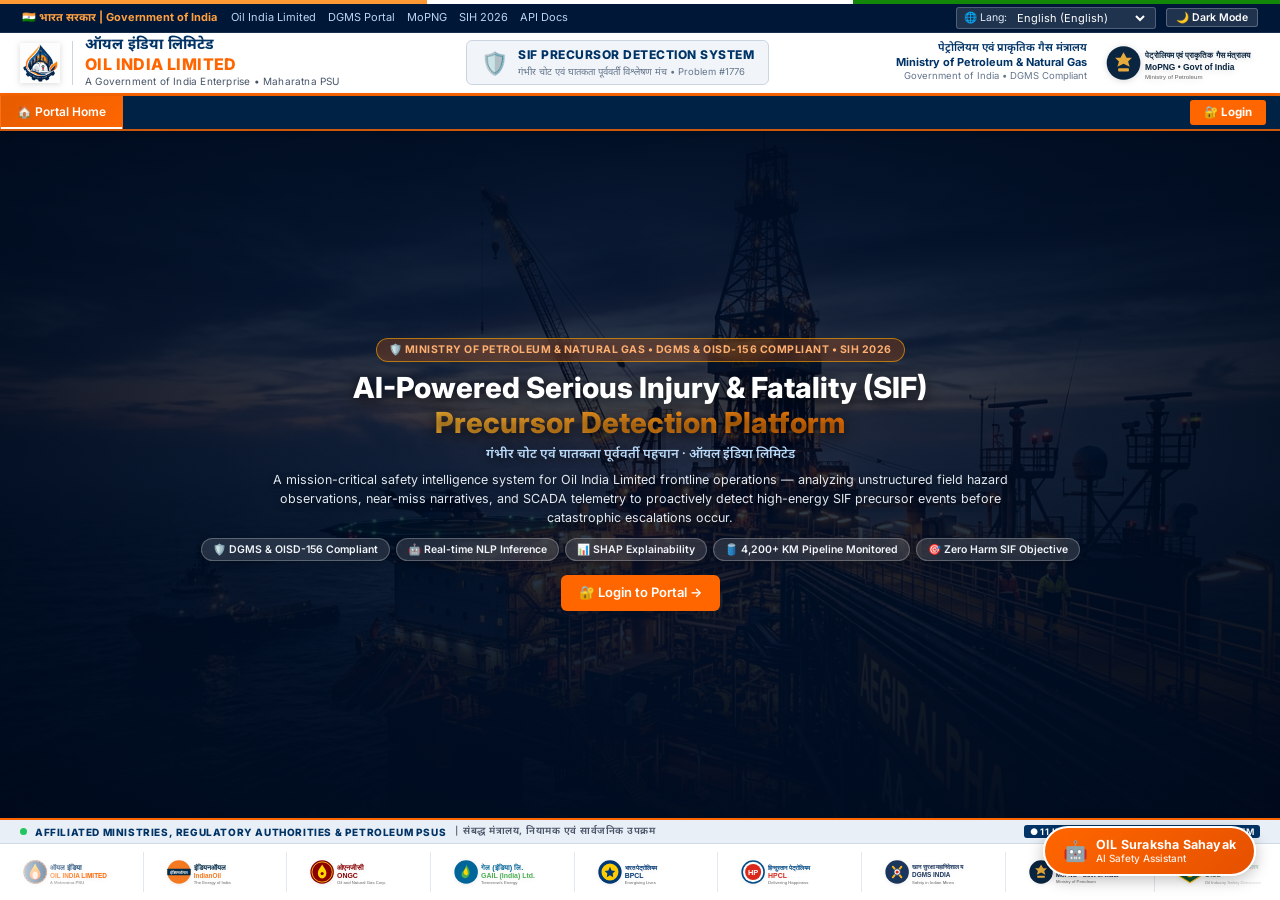
<file: index.html>
<!DOCTYPE html>
<html lang="en">
<head>
  <meta charset="UTF-8">
  <meta http-equiv="refresh" content="0; url=frontend/index.html">
  <title>Redirecting to SIF Portal...</title>
  <script>
    window.location.replace("frontend/index.html" + window.location.hash);
  </script>
</head>
<body style="font-family: Arial, sans-serif; background: #003366; color: #ffffff; display: flex; align-items: center; justify-content: center; height: 100vh; margin: 0;">
  <div style="text-align: center;">
    <h2>Oil India Limited — SIF Precursor Detection System</h2>
    <p>Loading Official Government Portal...</p>
    <p><a href="frontend/index.html" style="color: #FF6600; text-decoration: none; font-weight: bold;">Click here if not redirected automatically</a></p>
  </div>
</body>
</html>
</file>
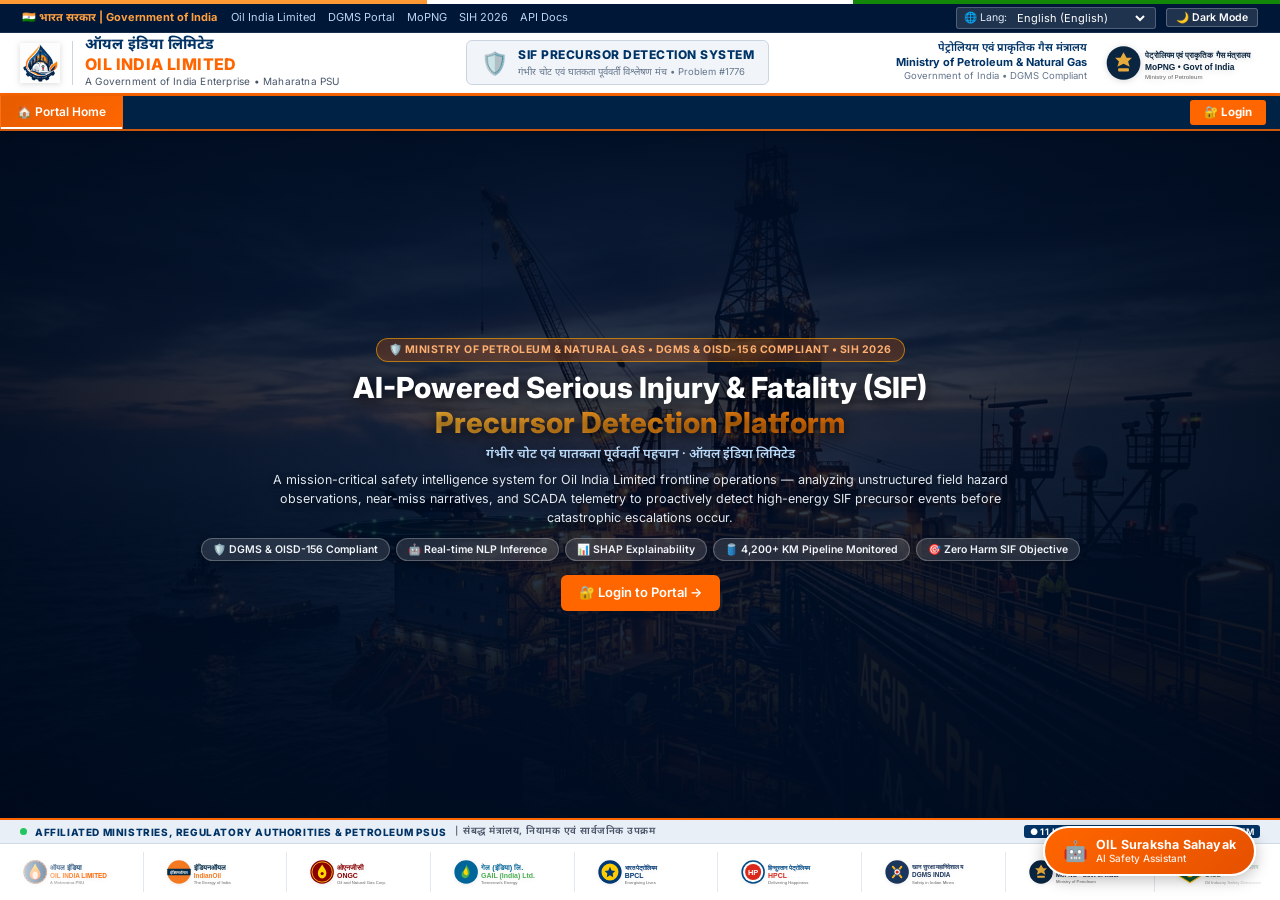
<file: frontend/index.html>
<!DOCTYPE html>
<html lang="en">
<head>
  <meta charset="UTF-8">
  <meta name="viewport" content="width=device-width, initial-scale=1.0">
  <title>SIF Precursor Detection System — Oil India Limited</title>
  <link rel="icon" href="../assets/oil_safety_logo.png" type="image/png">
  <link rel="preconnect" href="https://fonts.googleapis.com">
  <link rel="preconnect" href="https://fonts.gstatic.com" crossorigin>
  <link href="https://fonts.googleapis.com/css2?family=Inter:wght@300;400;500;600;700;800&family=Noto+Sans:wght@400;500;600;700&family=Noto+Sans+Devanagari:wght@400;500;600;700&display=swap" rel="stylesheet">
  <link rel="stylesheet" href="css/style.css">
  <link rel="stylesheet" href="css/chatbot.css">
</head>
<body class="landing-page-body">

  <!-- ======================================================================
       AUTHENTIC INDIAN TRICOLOR TOP ACCENT RIBBON
       ====================================================================== -->
  <div class="gov-tricolor-strip"></div>

  <!-- ======================================================================
       TOP UTILITY & ACCESSIBILITY BAR
       ====================================================================== -->
  <div class="gov-top-bar">
    <div class="top-bar-left">
      <span class="top-bar-gov-tag">🇮🇳 भारत सरकार | Government of India</span>
      <div class="top-bar-links">
        <a href="https://www.oilindia.in" target="_blank" rel="noopener">Oil India Limited</a>
        <a href="https://dgms.gov.in" target="_blank" rel="noopener">DGMS Portal</a>
        <a href="https://petroleum.nic.in" target="_blank" rel="noopener">MoPNG</a>
        <a href="https://sih.gov.in" target="_blank" rel="noopener">SIH 2026</a>
        <a href="http://127.0.0.1:8000/docs" target="_blank" rel="noopener">API Docs</a>
      </div>
    </div>

    <div class="top-bar-controls">
      <!-- 25-Language Selector -->
      <div class="lang-select-wrapper">
        <label for="oilLanguageSelect">🌐 Lang:</label>
        <select id="oilLanguageSelect" class="lang-select" aria-label="Select Portal Language"></select>
      </div>

      <!-- Hidden Google Translate Mount -->
      <div id="google_translate_element" style="display:none;"></div>

      <!-- Dark / Light Mode Switcher -->
      <button class="btn-theme-toggle" onclick="toggleTheme()" aria-label="Toggle Dark/Light Mode">
        🌙 Dark Mode
      </button>
    </div>
  </div>

  <!-- ======================================================================
       AESTHETIC THEME-ADAPTIVE GOVERNMENT & PSU BRANDING HEADER
       ====================================================================== -->
  <header class="gov-header">
    <!-- Left Corporate Identity -->
    <a href="index.html" class="gov-header-brand">
      <img src="../assets/oil_safety_logo.png" alt="Oil India Limited Official Logo" class="logo" onerror="this.src='../assets/logos/oil_logo.svg'">
      <div class="gov-brand-divider"></div>
      <div class="gov-brand-text">
        <span class="gov-brand-hi">ऑयल इंडिया लिमिटेड</span>
        <span class="gov-brand-en">OIL INDIA LIMITED</span>
        <span class="gov-brand-sub">A Government of India Enterprise &bull; Maharatna PSU</span>
      </div>
    </a>

    <!-- Center Portal Emblem / Title Badge -->
    <div class="gov-portal-badge">
      <span class="gov-badge-icon">🛡️</span>
      <div class="gov-badge-text">
        <div class="gov-badge-title">SIF PRECURSOR DETECTION SYSTEM</div>
        <div class="gov-badge-sub">गंभीर चोट एवं घातकता पूर्ववर्ती विश्लेषण मंच &bull; Problem #1776</div>
      </div>
    </div>

    <!-- Right Ministry Identity & Ashoka Emblem -->
    <div class="gov-header-right">
      <div class="gov-ministry-text">
        <span class="hi">पेट्रोलियम एवं प्राकृतिक गैस मंत्रालय</span>
        <span class="en">Ministry of Petroleum &amp; Natural Gas</span>
        <span class="sub">Government of India &bull; DGMS Compliant</span>
      </div>
      <img src="https://upload.wikimedia.org/wikipedia/commons/5/55/Emblem_of_India.svg" alt="State Emblem of India" class="gov-emblem" onerror="this.src='../assets/logos/mopng_logo.svg'">
    </div>
  </header>

  <!-- ======================================================================
       PRIMARY NAVIGATION BAR (Direct Multi-Page Navigation)
       ====================================================================== -->
  <nav class="gov-nav" aria-label="Main Navigation">
    <div class="gov-nav-links">
    <a href="index.html" class="active">🏠 Portal Home</a>
    </div>

    <div class="gov-nav-right">
      <!-- Unauthenticated State: Login & Register Buttons -->
      <div class="nav-auth-buttons">
  <a href="login.html" class="btn-nav-login">🔐 Login</a>
</div>

      <!-- Authenticated State: User Session Badge & Logout -->
      <div class="nav-user-session">
        <span class="user-badge">
          👤 <span class="user-name-display"></span>
          <span class="user-role-tag user-role-display"></span>
        </span>
        <button class="btn-nav-logout" onclick="handleLogout()">Sign Out</button>
      </div>
    </div>
  </nav>

  <!-- ======================================================================
       FULL-SCREEN FITTED IMAGE HERO CONTAINER (Non-Scrollable 100vh Landing)
       ====================================================================== -->
  <main class="landing-hero-container">
    <img src="../assets/offshore_oil_rig.jpg" alt="Offshore Oil Rig Exploration Platform" class="landing-hero-img-bg" onerror="this.src='../assets/frame_1409899.jpg'">
    <div class="landing-hero-overlay"></div>

    <div class="landing-hero-content">
      <div class="landing-kicker">
        Ministry of Petroleum &amp; Natural Gas &bull; DGMS &amp; OISD-156 Compliant &bull; SIH 2026 Problem #1776
      </div>

      <h1>
        Smarter safety starts here —<br>
        <span class="hero-highlight">detect risks before they become incidents.</span>
      </h1>
      <p class="hero-bilingual">गंभीर चोट एवं घातकता पूर्ववर्ती पहचान · ऑयल इंडिया लिमिटेड</p>

      <p class="hero-desc">
        Our AI platform analyses field hazard observations and near-miss reports in real time,
        giving safety officers early warning of SIF precursor events across all Oil India operations.
      </p>

      <div class="hero-badges">
        <span class="hero-badge">🛡️ DGMS &amp; OISD-156 Compliant</span>
        <span class="hero-badge">🤖 Real-time NLP Inference</span>
        <span class="hero-badge">📊 SHAP Explainability</span>
        <span class="hero-badge">🛢️ 4,200+ KM Pipeline Monitored</span>
        <span class="hero-badge">🎯 Zero Harm SIF Objective</span>
      </div>

      <div class="hero-actions">
        <!-- Shown when NOT logged in -->
        <div class="hero-actions-guest">
          <a href="login.html" class="btn btn-primary btn-hero">🔐 Login to Portal →</a>
        </div>

        <!-- Shown only AFTER login, for field_worker (and admin) -->
        <div class="hero-actions-report" style="display:none;">
          <a href="report.html" class="btn btn-primary btn-hero">⚡ File Safety Report</a>
        </div>

        <!-- Shown only AFTER login, for safety_officer (and admin) -->
        <div class="hero-actions-dashboard" style="display:none;">
          <a href="dashboard.html" class="btn btn-outline btn-hero">📊 View Dashboard</a>
        </div>
      </div>
    </div>
  </main>

  <!-- ======================================================================
       DOCKED INFINITE SCROLLING PSU & REGULATORY LOGO MARQUEE (Screen Bottom)
       ====================================================================== -->
  <footer class="landing-marquee-dock">
    <div class="marquee-header" style="padding: 5px 20px;">
      <div class="marquee-header-left">
        <span class="marquee-pulse-dot"></span>
        <span class="marquee-title-text" style="font-size:10px;">AFFILIATED MINISTRIES, REGULATORY AUTHORITIES &amp; PETROLEUM PSUs</span>
        <span class="marquee-hi-text" style="font-size:10px;">| संबद्ध मंत्रालय, नियामक एवं सार्वजनिक उपक्रम</span>
      </div>
      <div class="marquee-header-right">
        <span class="marquee-tag" style="font-size:9px; padding:1px 6px;">● 11 INTEGRATED ENTITIES &bull; LIVE ECOSYSTEM</span>
      </div>
    </div>

    <div class="marquee-track-wrapper" style="padding: 8px 0;">
      <div class="marquee-track">
        <!-- Set 1: 11 Logos -->
        <div class="psu-logo-card" title="Oil India Limited (Primary Host PSU)">
          <img src="../assets/logos/oil_logo.svg" alt="Oil India Limited">
        </div>
        <div class="psu-logo-card" title="Indian Oil Corporation Limited">
          <img src="../assets/logos/iocl_logo.svg" alt="IndianOil">
        </div>
        <div class="psu-logo-card" title="Oil and Natural Gas Corporation">
          <img src="../assets/logos/ongc_logo.svg" alt="ONGC">
        </div>
        <div class="psu-logo-card" title="GAIL (India) Limited - Gas Authority of India">
          <img src="../assets/logos/gail_logo.svg" alt="GAIL India">
        </div>
        <div class="psu-logo-card" title="Bharat Petroleum Corporation Limited">
          <img src="../assets/logos/bpcl_logo.svg" alt="Bharat Petroleum">
        </div>
        <div class="psu-logo-card" title="Hindustan Petroleum Corporation Limited">
          <img src="../assets/logos/hpcl_logo.svg" alt="HPCL">
        </div>
        <div class="psu-logo-card" title="Directorate General of Mines Safety (DGMS India)">
          <img src="../assets/logos/dgms_logo.svg" alt="DGMS India">
        </div>
        <div class="psu-logo-card" title="Ministry of Petroleum &amp; Natural Gas, Govt of India">
          <img src="../assets/logos/mopng_logo.svg" alt="Ministry of Petroleum &amp; Natural Gas">
        </div>
        <div class="psu-logo-card" title="Oil Industry Safety Directorate">
          <img src="../assets/logos/oisd_logo.svg" alt="OISD">
        </div>
        <div class="psu-logo-card" title="Smart India Hackathon 2026 - Problem #1776">
          <img src="../assets/logos/sih2026_logo.svg" alt="Smart India Hackathon 2026">
        </div>
        <div class="psu-logo-card our-system-card" title="SIF Precursor AI Intelligence Platform (Our System)">
          <img src="../assets/logos/sif_suraksha_logo.svg" alt="SIF Suraksha AI Platform">
        </div>

        <!-- Set 2: Duplicate for Continuous Loop -->
        <div class="psu-logo-card" title="Oil India Limited (Primary Host PSU)">
          <img src="../assets/logos/oil_logo.svg" alt="Oil India Limited">
        </div>
        <div class="psu-logo-card" title="Indian Oil Corporation Limited">
          <img src="../assets/logos/iocl_logo.svg" alt="IndianOil">
        </div>
        <div class="psu-logo-card" title="Oil and Natural Gas Corporation">
          <img src="../assets/logos/ongc_logo.svg" alt="ONGC">
        </div>
        <div class="psu-logo-card" title="GAIL (India) Limited - Gas Authority of India">
          <img src="../assets/logos/gail_logo.svg" alt="GAIL India">
        </div>
        <div class="psu-logo-card" title="Bharat Petroleum Corporation Limited">
          <img src="../assets/logos/bpcl_logo.svg" alt="Bharat Petroleum">
        </div>
        <div class="psu-logo-card" title="Hindustan Petroleum Corporation Limited">
          <img src="../assets/logos/hpcl_logo.svg" alt="HPCL">
        </div>
        <div class="psu-logo-card" title="Directorate General of Mines Safety (DGMS India)">
          <img src="../assets/logos/dgms_logo.svg" alt="DGMS India">
        </div>
        <div class="psu-logo-card" title="Ministry of Petroleum &amp; Natural Gas, Govt of India">
          <img src="../assets/logos/mopng_logo.svg" alt="Ministry of Petroleum &amp; Natural Gas">
        </div>
        <div class="psu-logo-card" title="Oil Industry Safety Directorate">
          <img src="../assets/logos/oisd_logo.svg" alt="OISD">
        </div>
        <div class="psu-logo-card" title="Smart India Hackathon 2026 - Problem #1776">
          <img src="../assets/logos/sih2026_logo.svg" alt="Smart India Hackathon 2026">
        </div>
        <div class="psu-logo-card our-system-card" title="SIF Precursor AI Intelligence Platform (Our System)">
          <img src="../assets/logos/sif_suraksha_logo.svg" alt="SIF Suraksha AI Platform">
        </div>
      </div>
    </div>
  </footer>

  <!-- ======================================================================
       FLOATING SAFETY AI CHATBOT WIDGET ("OIL Suraksha Sahayak")
       ====================================================================== -->
  <button id="oilChatbotToggle" class="oil-chatbot-toggle" onclick="toggleChatbot()" aria-label="Open Safety AI Assistant">
    <span class="bot-avatar">🤖</span>
    <span class="bot-label">
      <span class="bot-title">OIL Suraksha Sahayak</span>
      <span class="bot-sub">AI Safety Assistant</span>
    </span>
  </button>

  <div id="oilChatbotWindow" class="oil-chatbot-window" role="dialog" aria-label="Safety AI Assistant Chat">
    <div class="chatbot-header">
      <div class="chatbot-header-info">
        <div class="chatbot-header-avatar">🛡️</div>
        <div class="chatbot-header-text">
          <h3>OIL Suraksha Sahayak</h3>
          <p><span class="status-dot"></span> Online &bull; DGMS &amp; SIF AI Safety</p>
        </div>
      </div>
      <button class="chatbot-close-btn" onclick="toggleChatbot(false)">&times;</button>
    </div>

    <div class="chatbot-quick-prompts">
      <button class="quick-chip" data-query="What is a SIF Precursor?">What is SIF?</button>
      <button class="quick-chip" data-query="How to report gas leak?">Gas Leak Rule</button>
      <button class="quick-chip" data-query="Emergency numbers">Helpline</button>
    </div>

    <div id="chatbotMessagesStream" class="chatbot-messages">
      <div class="chat-msg bot">
        <div class="chat-bubble">
          Namaste! I am <strong>OIL Suraksha Sahayak</strong>, your AI safety assistant. Ask me anything about SIF precursor indicators, DGMS reporting guidelines, or gas leak protocols!
        </div>
        <div class="chat-time">Just now</div>
      </div>
    </div>

    <form id="chatbotForm" class="chatbot-input-bar">
      <input type="text" id="chatbotInput" class="chatbot-input" placeholder="Ask your safety question..." autocomplete="off">
      <button type="submit" class="chatbot-send-btn">➤</button>
    </form>
  <!-- Government Standard Footer -->
  <footer class="gov-footer">
    <div class="footer-links">
      <a href="https://www.oilindia.in" target="_blank" rel="noopener">Oil India Limited</a>
      <a href="https://dgms.gov.in" target="_blank" rel="noopener">DGMS Portal</a>
      <a href="https://petroleum.nic.in" target="_blank" rel="noopener">Ministry of Petroleum</a>
      <a href="index.html">Portal Home</a>
      <a href="report.html">Submit Safety Report</a>
      <a href="dashboard.html">Surveillance Dashboard</a>
      <a href="admin.html" style="color:#8B5CF6; font-weight:600;">👑 Admin Console</a>
    </div>
    <div>&copy; 2026 Oil India Limited. All Rights Reserved. | SIH 2026 Problem No. 1776 | Government of India</div>
  </footer>

  <!-- Scripts -->
  <script src="js/auth.js"></script>
  <script src="js/translate.js"></script>
  <script src="js/chatbot.js"></script>
  <script src="js/app.js"></script>
</body>
</html>
</file>
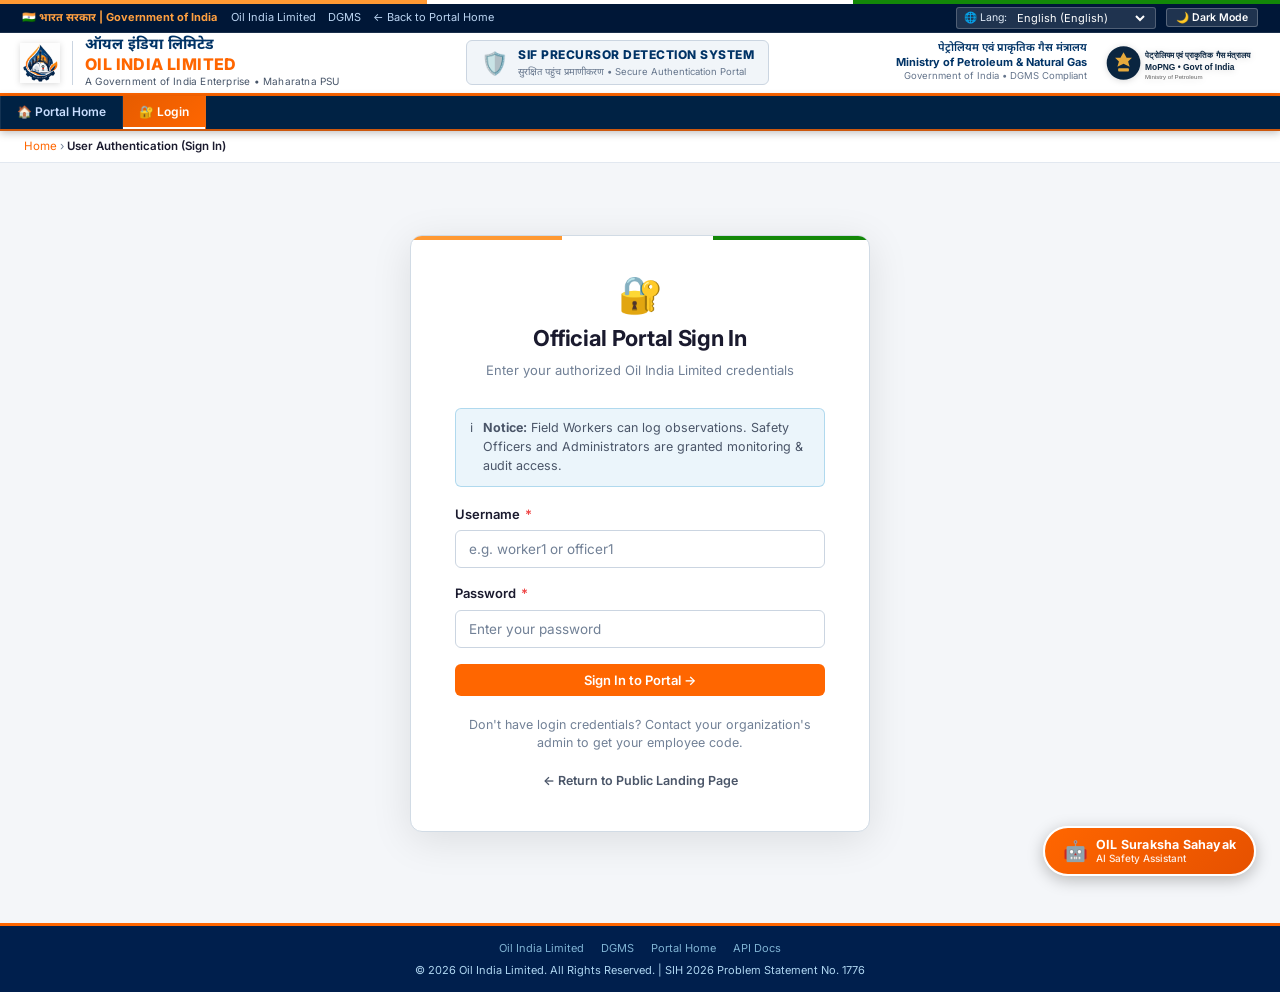
<file: frontend/login.html>
<!DOCTYPE html>
<html lang="en">
<head>
  <meta charset="UTF-8">
  <meta name="viewport" content="width=device-width, initial-scale=1.0">
  <title>Login — SIF Precursor Detection System | Oil India Limited</title>
  <link rel="icon" href="../assets/oil_safety_logo.png" type="image/png">
  <link rel="preconnect" href="https://fonts.googleapis.com">
  <link rel="preconnect" href="https://fonts.gstatic.com" crossorigin>
  <link href="https://fonts.googleapis.com/css2?family=Inter:wght@300;400;500;600;700;800&family=Noto+Sans:wght@400;500;600;700&family=Noto+Sans+Devanagari:wght@400;500;600;700&display=swap" rel="stylesheet">
  <link rel="stylesheet" href="css/style.css">
  <link rel="stylesheet" href="css/chatbot.css">
</head>
<body>

  <!-- Authentic Indian Tricolor Ribbon -->
  <div class="gov-tricolor-strip"></div>

  <!-- Top Bar -->
  <div class="gov-top-bar">
    <div class="top-bar-left">
      <span class="top-bar-gov-tag">🇮🇳 भारत सरकार | Government of India</span>
      <div class="top-bar-links">
        <a href="https://www.oilindia.in" target="_blank" rel="noopener">Oil India Limited</a>
        <a href="https://dgms.gov.in" target="_blank" rel="noopener">DGMS</a>
        <a href="index.html">← Back to Portal Home</a>
      </div>
    </div>
    <div class="top-bar-controls">
      <div class="lang-select-wrapper">
        <label for="oilLanguageSelect">🌐 Lang:</label>
        <select id="oilLanguageSelect" class="lang-select" aria-label="Select Portal Language"></select>
      </div>
      <div id="google_translate_element" style="display:none;"></div>
      <button class="btn-theme-toggle" onclick="toggleTheme()" aria-label="Toggle Dark/Light Mode">
        🌙 Dark Mode
      </button>
    </div>
  </div>

  <!-- Aesthetic Government Header -->
  <header class="gov-header">
    <a href="index.html" class="gov-header-brand">
      <img src="../assets/oil_safety_logo.png" alt="Oil India Limited Official Logo" class="logo" onerror="this.src='../assets/logos/oil_logo.svg'">
      <div class="gov-brand-divider"></div>
      <div class="gov-brand-text">
        <span class="gov-brand-hi">ऑयल इंडिया लिमिटेड</span>
        <span class="gov-brand-en">OIL INDIA LIMITED</span>
        <span class="gov-brand-sub">A Government of India Enterprise &bull; Maharatna PSU</span>
      </div>
    </a>

    <div class="gov-portal-badge">
      <span class="gov-badge-icon">🛡️</span>
      <div class="gov-badge-text">
        <div class="gov-badge-title">SIF PRECURSOR DETECTION SYSTEM</div>
        <div class="gov-badge-sub">सुरक्षित पहुंच प्रमाणीकरण &bull; Secure Authentication Portal</div>
      </div>
    </div>

    <div class="gov-header-right">
      <div class="gov-ministry-text">
        <span class="hi">पेट्रोलियम एवं प्राकृतिक गैस मंत्रालय</span>
        <span class="en">Ministry of Petroleum &amp; Natural Gas</span>
        <span class="sub">Government of India &bull; DGMS Compliant</span>
      </div>
      <img src="https://upload.wikimedia.org/wikipedia/commons/5/55/Emblem_of_India.svg" alt="State Emblem of India" class="gov-emblem" onerror="this.src='../assets/logos/mopng_logo.svg'">
    </div>
  </header>

  <!-- Navigation -->
  <nav class="gov-nav">
    <div class="gov-nav-links">
      <a href="index.html">🏠 Home</a>
      <a href="login.html" class="active">🔐 Login</a>
    </div>
  </nav>

  <!-- Breadcrumb -->
  <div class="breadcrumb">
    <a href="index.html">Home</a> &rsaquo; <span class="current">User Authentication (Sign In)</span>
  </div>

  <!-- Main Login Card Container -->
  <main class="main-wrapper">
    <div class="auth-page-wrapper">
      <div class="auth-card">
        <div class="auth-header">
          <div class="auth-icon">🔐</div>
          <h2>Official Portal Sign In</h2>
          <p>Enter your authorized Oil India Limited credentials</p>
        </div>

        <div class="notice-box info">
          <span>ℹ️</span>
          <div><strong>Notice:</strong> Field Workers can log observations. Safety Officers and Administrators are granted monitoring &amp; audit access.</div>
        </div>

        <div id="loginAlert" class="alert"></div>

        <form id="loginForm" onsubmit="onLoginFormSubmit(event)">
          <div class="form-group">
            <label class="form-label" for="loginUsername">Username <span class="required">*</span></label>
            <input type="text" id="loginUsername" class="form-control" placeholder="e.g. worker1 or officer1" required autocomplete="username">
          </div>

          <div class="form-group">
            <label class="form-label" for="loginPassword">Password <span class="required">*</span></label>
            <input type="password" id="loginPassword" class="form-control" placeholder="Enter your password" required autocomplete="current-password">
          </div>

          <button type="submit" id="loginBtn" class="btn btn-primary btn-block">
            Sign In to Portal →
          </button>
        </form>

        <div class="auth-footer">
          Don't have login credentials? Contact your organization's admin to get your employee code.
          <br><br>
          <a href="index.html" style="color:var(--text-secondary);">← Return to Public Landing Page</a>
        </div>
      </div>
    </div>
  </main>

  <!-- Floating Chatbot Widget -->
  <button id="oilChatbotToggle" class="oil-chatbot-toggle" onclick="toggleChatbot()" aria-label="Open Safety AI Assistant">
    <span class="bot-avatar">🤖</span>
    <span class="bot-label">
      <span class="bot-title">OIL Suraksha Sahayak</span>
      <span class="bot-sub">AI Safety Assistant</span>
    </span>
  </button>

  <div id="oilChatbotWindow" class="oil-chatbot-window" role="dialog" aria-label="Safety AI Assistant Chat">
    <div class="chatbot-header">
      <div class="chatbot-header-info">
        <div class="chatbot-header-avatar">🛡️</div>
        <div class="chatbot-header-text">
          <h3>OIL Suraksha Sahayak</h3>
          <p><span class="status-dot"></span> Online &bull; DGMS &amp; SIF AI Safety</p>
        </div>
      </div>
      <button class="chatbot-close-btn" onclick="toggleChatbot(false)">&times;</button>
    </div>
    <div class="chatbot-quick-prompts">
      <button class="quick-chip" data-query="What is a SIF Precursor?">What is SIF?</button>
      <button class="quick-chip" data-query="Emergency numbers">Helpline</button>
    </div>
    <div id="chatbotMessagesStream" class="chatbot-messages">
      <div class="chat-msg bot">
        <div class="chat-bubble">Namaste! Need assistance with login, credentials, or safety rules? Ask me anytime!</div>
        <div class="chat-time">Just now</div>
      </div>
    </div>
    <form id="chatbotForm" class="chatbot-input-bar">
      <input type="text" id="chatbotInput" class="chatbot-input" placeholder="Type your question..." autocomplete="off">
      <button type="submit" class="chatbot-send-btn">➤</button>
    </form>
  </div>

  <!-- Footer -->
  <footer class="gov-footer">
    <div class="footer-links">
      <a href="https://www.oilindia.in" target="_blank" rel="noopener">Oil India Limited</a>
      <a href="https://dgms.gov.in" target="_blank" rel="noopener">DGMS</a>
      <a href="index.html">Portal Home</a>
      <a href="http://127.0.0.1:8000/docs" target="_blank" rel="noopener">API Docs</a>
    </div>
    <div>&copy; 2026 Oil India Limited. All Rights Reserved. | SIH 2026 Problem Statement No. 1776</div>
  </footer>

  <script src="js/auth.js"></script>
  <script src="js/translate.js"></script>
  <script src="js/chatbot.js"></script>
  <script>
    function initTheme() {
      const saved = localStorage.getItem('oil_sif_theme') || 'light';
      if (saved === 'dark') document.body.classList.add('dark-mode');
      updateThemeBtn();
    }
    function toggleTheme() {
      const isDark = document.body.classList.toggle('dark-mode');
      localStorage.setItem('oil_sif_theme', isDark ? 'dark' : 'light');
      updateThemeBtn();
    }
    function updateThemeBtn() {
      const isDark = document.body.classList.contains('dark-mode');
      document.querySelectorAll('.btn-theme-toggle').forEach(b => {
        b.innerHTML = isDark ? '☀️ Light Mode' : '🌙 Dark Mode';
      });
    }

    async function onLoginFormSubmit(e) {
      e.preventDefault();
      const alertEl = document.getElementById('loginAlert');
      alertEl.className = 'alert';
      alertEl.style.display = 'none';

      const uname = document.getElementById('loginUsername').value.trim();
      const pwd = document.getElementById('loginPassword').value;
      const btn = document.getElementById('loginBtn');

      btn.disabled = true;
      btn.textContent = 'Authenticating...';

      try {
        const res = await handleLogin(uname, pwd);
        alertEl.textContent = 'Login successful! Redirecting to operational portal...';
        alertEl.className = 'alert alert-success show';

        setTimeout(() => {
          if (res.role === 'field_worker') {
            window.location.href = 'index.html#report';
          } else {
            window.location.href = 'index.html#dashboard';
          }
        }, 600);
      } catch (err) {
        alertEl.textContent = err.message;
        alertEl.className = 'alert alert-error show';
        btn.disabled = false;
        btn.textContent = 'Sign In to Portal →';
      }
    }

    document.addEventListener('DOMContentLoaded', initTheme);
  </script>
</body>
</html>
</file>
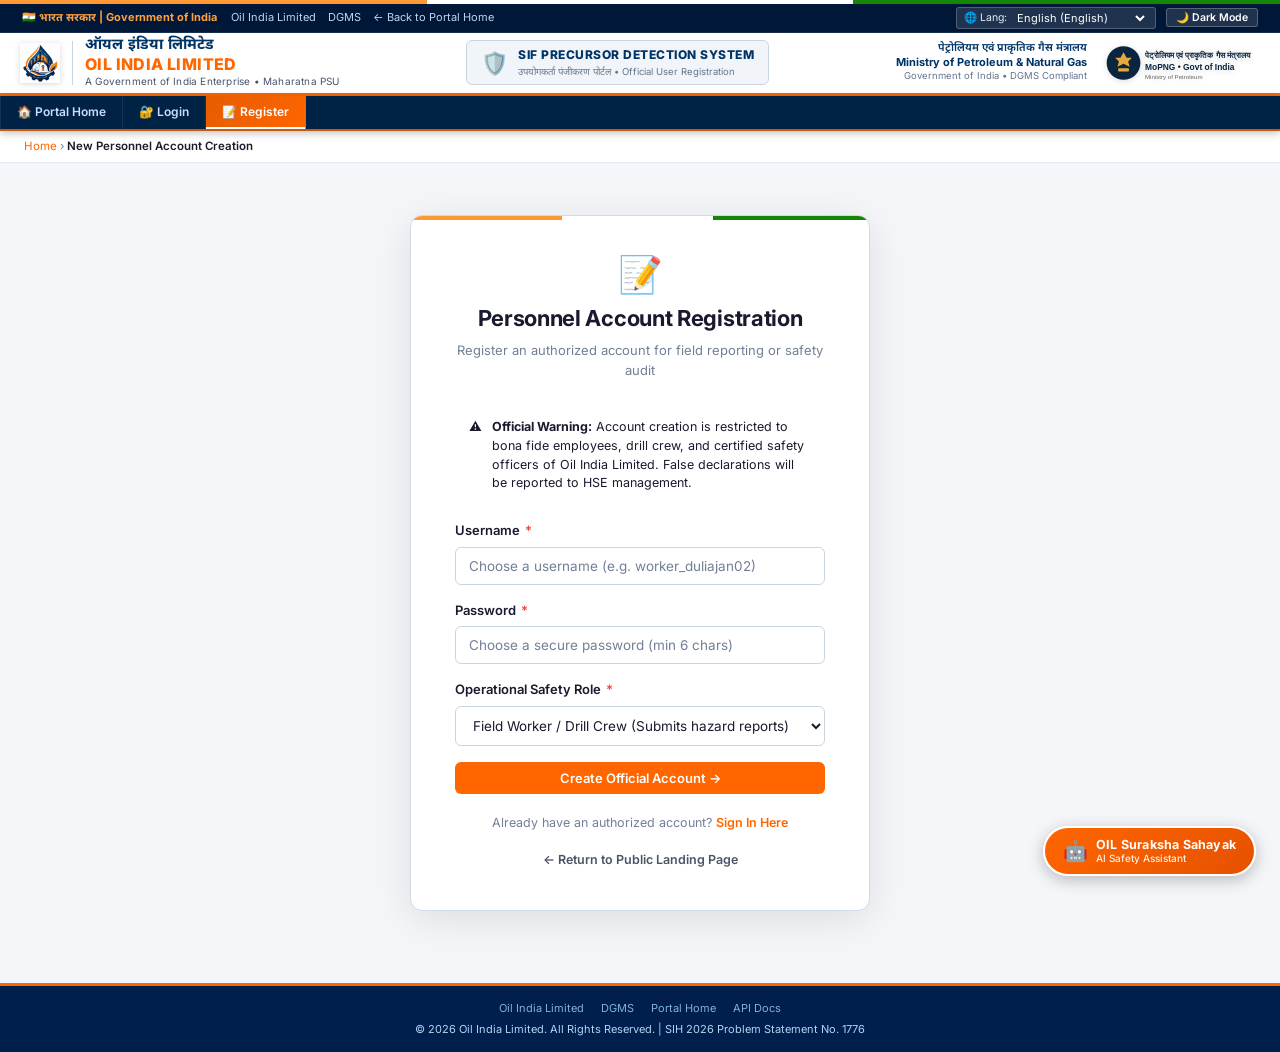
<file: frontend/register.html>
<!DOCTYPE html>
<html lang="en">
<head>
  <meta charset="UTF-8">
  <meta name="viewport" content="width=device-width, initial-scale=1.0">
  <title>Register — SIF Precursor Detection System | Oil India Limited</title>
  <link rel="icon" href="../assets/oil_safety_logo.png" type="image/png">
  <link rel="preconnect" href="https://fonts.googleapis.com">
  <link rel="preconnect" href="https://fonts.gstatic.com" crossorigin>
  <link href="https://fonts.googleapis.com/css2?family=Inter:wght@300;400;500;600;700;800&family=Noto+Sans:wght@400;500;600;700&family=Noto+Sans+Devanagari:wght@400;500;600;700&display=swap" rel="stylesheet">
  <link rel="stylesheet" href="css/style.css">
  <link rel="stylesheet" href="css/chatbot.css">
</head>
<body>

  <!-- Authentic Indian Tricolor Ribbon -->
  <div class="gov-tricolor-strip"></div>

  <!-- Top Bar -->
  <div class="gov-top-bar">
    <div class="top-bar-left">
      <span class="top-bar-gov-tag">🇮🇳 भारत सरकार | Government of India</span>
      <div class="top-bar-links">
        <a href="https://www.oilindia.in" target="_blank" rel="noopener">Oil India Limited</a>
        <a href="https://dgms.gov.in" target="_blank" rel="noopener">DGMS</a>
        <a href="index.html">← Back to Portal Home</a>
      </div>
    </div>
    <div class="top-bar-controls">
      <div class="lang-select-wrapper">
        <label for="oilLanguageSelect">🌐 Lang:</label>
        <select id="oilLanguageSelect" class="lang-select" aria-label="Select Portal Language"></select>
      </div>
      <div id="google_translate_element" style="display:none;"></div>
      <button class="btn-theme-toggle" onclick="toggleTheme()" aria-label="Toggle Dark/Light Mode">
        🌙 Dark Mode
      </button>
    </div>
  </div>

  <!-- Aesthetic Government Header -->
  <header class="gov-header">
    <a href="index.html" class="gov-header-brand">
      <img src="../assets/oil_safety_logo.png" alt="Oil India Limited Official Logo" class="logo" onerror="this.src='../assets/logos/oil_logo.svg'">
      <div class="gov-brand-divider"></div>
      <div class="gov-brand-text">
        <span class="gov-brand-hi">ऑयल इंडिया लिमिटेड</span>
        <span class="gov-brand-en">OIL INDIA LIMITED</span>
        <span class="gov-brand-sub">A Government of India Enterprise &bull; Maharatna PSU</span>
      </div>
    </a>

    <div class="gov-portal-badge">
      <span class="gov-badge-icon">🛡️</span>
      <div class="gov-badge-text">
        <div class="gov-badge-title">SIF PRECURSOR DETECTION SYSTEM</div>
        <div class="gov-badge-sub">उपयोगकर्ता पंजीकरण पोर्टल &bull; Official User Registration</div>
      </div>
    </div>

    <div class="gov-header-right">
      <div class="gov-ministry-text">
        <span class="hi">पेट्रोलियम एवं प्राकृतिक गैस मंत्रालय</span>
        <span class="en">Ministry of Petroleum &amp; Natural Gas</span>
        <span class="sub">Government of India &bull; DGMS Compliant</span>
      </div>
      <img src="https://upload.wikimedia.org/wikipedia/commons/5/55/Emblem_of_India.svg" alt="State Emblem of India" class="gov-emblem" onerror="this.src='../assets/logos/mopng_logo.svg'">
    </div>
  </header>

  <!-- Navigation -->
  <nav class="gov-nav">
    <div class="gov-nav-links">
      <a href="index.html">🏠 Home</a>
      <a href="login.html">🔐 Login</a>
      <a href="register.html" class="active">📝 Register</a>
    </div>
  </nav>

  <!-- Breadcrumb -->
  <div class="breadcrumb">
    <a href="index.html">Home</a> &rsaquo; <span class="current">New Personnel Account Creation</span>
  </div>

  <!-- Main Register Card Container -->
  <main class="main-wrapper">
    <div class="auth-page-wrapper">
      <div class="auth-card">
        <div class="auth-header">
          <div class="auth-icon">📝</div>
          <h2>Personnel Account Registration</h2>
          <p>Register an authorized account for field reporting or safety audit</p>
        </div>

        <div class="notice-box warning">
          <span>⚠️</span>
          <div><strong>Official Warning:</strong> Account creation is restricted to bona fide employees, drill crew, and certified safety officers of Oil India Limited. False declarations will be reported to HSE management.</div>
        </div>

        <div id="regAlert" class="alert"></div>

        <form id="registerForm" onsubmit="onRegisterFormSubmit(event)">
          <div class="form-group">
            <label class="form-label" for="regUsername">Username <span class="required">*</span></label>
            <input type="text" id="regUsername" class="form-control" placeholder="Choose a username (e.g. worker_duliajan02)" required autocomplete="username">
          </div>

          <div class="form-group">
            <label class="form-label" for="regPassword">Password <span class="required">*</span></label>
            <input type="password" id="regPassword" class="form-control" placeholder="Choose a secure password (min 6 chars)" required autocomplete="new-password">
          </div>

          <div class="form-group">
            <label class="form-label" for="regRole">Operational Safety Role <span class="required">*</span></label>
            <select id="regRole" class="form-control" required>
              <option value="field_worker">Field Worker / Drill Crew (Submits hazard reports)</option>
              <option value="safety_officer">Safety Officer / DGMS Auditor (Monitors telemetry)</option>
              <option value="admin">System Administrator (Full platform access)</option>
            </select>
          </div>

          <button type="submit" id="regBtn" class="btn btn-primary btn-block">
            Create Official Account →
          </button>
        </form>

        <div class="auth-footer">
          Already have an authorized account? <a href="login.html">Sign In Here</a>
          <br><br>
          <a href="index.html" style="color:var(--text-secondary);">← Return to Public Landing Page</a>
        </div>
      </div>
    </div>
  </main>

  <!-- Floating Chatbot Widget -->
  <button id="oilChatbotToggle" class="oil-chatbot-toggle" onclick="toggleChatbot()" aria-label="Open Safety AI Assistant">
    <span class="bot-avatar">🤖</span>
    <span class="bot-label">
      <span class="bot-title">OIL Suraksha Sahayak</span>
      <span class="bot-sub">AI Safety Assistant</span>
    </span>
  </button>

  <div id="oilChatbotWindow" class="oil-chatbot-window" role="dialog" aria-label="Safety AI Assistant Chat">
    <div class="chatbot-header">
      <div class="chatbot-header-info">
        <div class="chatbot-header-avatar">🛡️</div>
        <div class="chatbot-header-text">
          <h3>OIL Suraksha Sahayak</h3>
          <p><span class="status-dot"></span> Online &bull; DGMS &amp; SIF AI Safety</p>
        </div>
      </div>
      <button class="chatbot-close-btn" onclick="toggleChatbot(false)">&times;</button>
    </div>
    <div class="chatbot-quick-prompts">
      <button class="quick-chip" data-query="How to file report?">Filing Steps</button>
      <button class="quick-chip" data-query="Emergency numbers">Helpline</button>
    </div>
    <div id="chatbotMessagesStream" class="chatbot-messages">
      <div class="chat-msg bot">
        <div class="chat-bubble">Namaste! Need assistance with role registration or safety protocols? Ask me anytime!</div>
        <div class="chat-time">Just now</div>
      </div>
    </div>
    <form id="chatbotForm" class="chatbot-input-bar">
      <input type="text" id="chatbotInput" class="chatbot-input" placeholder="Type your question..." autocomplete="off">
      <button type="submit" class="chatbot-send-btn">➤</button>
    </form>
  </div>

  <!-- Footer -->
  <footer class="gov-footer">
    <div class="footer-links">
      <a href="https://www.oilindia.in" target="_blank" rel="noopener">Oil India Limited</a>
      <a href="https://dgms.gov.in" target="_blank" rel="noopener">DGMS</a>
      <a href="index.html">Portal Home</a>
      <a href="http://127.0.0.1:8000/docs" target="_blank" rel="noopener">API Docs</a>
    </div>
    <div>&copy; 2026 Oil India Limited. All Rights Reserved. | SIH 2026 Problem Statement No. 1776</div>
  </footer>

  <script src="js/auth.js"></script>
  <script src="js/translate.js"></script>
  <script src="js/chatbot.js"></script>
  <script>
    function initTheme() {
      const saved = localStorage.getItem('oil_sif_theme') || 'light';
      if (saved === 'dark') document.body.classList.add('dark-mode');
      updateThemeBtn();
    }
    function toggleTheme() {
      const isDark = document.body.classList.toggle('dark-mode');
      localStorage.setItem('oil_sif_theme', isDark ? 'dark' : 'light');
      updateThemeBtn();
    }
    function updateThemeBtn() {
      const isDark = document.body.classList.contains('dark-mode');
      document.querySelectorAll('.btn-theme-toggle').forEach(b => {
        b.innerHTML = isDark ? '☀️ Light Mode' : '🌙 Dark Mode';
      });
    }

    async function onRegisterFormSubmit(e) {
      e.preventDefault();
      const alertEl = document.getElementById('regAlert');
      alertEl.className = 'alert';
      alertEl.style.display = 'none';

      const uname = document.getElementById('regUsername').value.trim();
      const pwd = document.getElementById('regPassword').value;
      const role = document.getElementById('regRole').value;
      const btn = document.getElementById('regBtn');

      btn.disabled = true;
      btn.textContent = 'Registering Account...';

      try {
        const res = await handleRegister(uname, pwd, role);
        alertEl.textContent = 'Account created successfully! Redirecting to operational portal...';
        alertEl.className = 'alert alert-success show';

        setTimeout(() => {
          if (res.role === 'field_worker') {
            window.location.href = 'index.html#report';
          } else {
            window.location.href = 'index.html#dashboard';
          }
        }, 600);
      } catch (err) {
        alertEl.textContent = err.message;
        alertEl.className = 'alert alert-error show';
        btn.disabled = false;
        btn.textContent = 'Create Official Account →';
      }
    }

    document.addEventListener('DOMContentLoaded', initTheme);
  </script>
</body>
</html>
</file>
<file: frontend/css/style.css>
/* ==========================================================================
   OIL INDIA LIMITED — SIF PRECURSOR DETECTION SYSTEM
   Official Government Portal Design System (DGMS & OISD-156 Compliant)
   ========================================================================== */
@import url('https://fonts.googleapis.com/css2?family=Inter:wght@300;400;500;600;700;800&display=swap');

:root {
  /* Core Theme Colors - Light Mode */
  --gov-navy: #003366;
  --gov-navy-dark: #001F4D;
  --gov-orange: #FF6600;
  --gov-orange-hover: #E65C00;
  --gov-maroon: #8B0000;
  --gov-green: #22C55E;
  --gov-red: #EF4444;
  --gov-gold: #F5A623;

  --bg-body: #F4F6F9;
  --bg-card: #FFFFFF;
  --bg-subtle: #EBF2F7;
  --bg-header: #FFFFFF;
  --bg-nav: #002B55;
  --bg-nav-hover: #FF6600;
  --bg-footer: #001F4D;
  --bg-table-head: #EBF2F7;

  --text-main: #1A1A2E;
  --text-secondary: #4A5568;
  --text-muted: #718096;
  --text-on-dark: #FFFFFF;
  --text-link: #003366;
  --text-accent: #003366;

  --border-card: #D1DBE5;
  --border-subtle: #E2E8F0;
  --border-input: #CBD5E1;
  --border-accent: #003366;

  --shadow-sm: 0 1px 3px rgba(0,0,0,0.06);
  --shadow-md: 0 2px 8px rgba(0,0,0,0.10);
  --shadow-lg: 0 8px 24px rgba(0,0,0,0.14);
}

/* Dark Mode Theme Variables */
body.dark-mode {
  --bg-body: #0B192C;
  --bg-card: #1E293B;
  --bg-subtle: #152238;
  --bg-header: #0F172A;
  --bg-nav: #081426;
  --bg-nav-hover: #E65C00;
  --bg-footer: #081426;
  --bg-table-head: #1A2840;

  --text-main: #F8FAFC;
  --text-secondary: #CBD5E1;
  --text-muted: #94A3B8;
  --text-on-dark: #FFFFFF;
  --text-link: #60A5FA;
  --text-accent: #93C5FD;

  --border-card: #334155;
  --border-subtle: #1E2E48;
  --border-input: #475569;
  --border-accent: #60A5FA;

  --shadow-sm: 0 1px 3px rgba(0,0,0,0.3);
  --shadow-md: 0 2px 8px rgba(0,0,0,0.4);
  --shadow-lg: 0 8px 24px rgba(0,0,0,0.6);
}

/* Base Reset */
*, *::before, *::after {
  box-sizing: border-box;
  margin: 0;
  padding: 0;
}

body {
  font-family: "Inter", "Noto Sans", -apple-system, BlinkMacSystemFont, "Segoe UI", Roboto, Arial, sans-serif;
  font-size: 13.5px;
  line-height: 1.5;
  background-color: var(--bg-body);
  color: var(--text-main);
  min-height: 100vh;
  display: flex;
  flex-direction: column;
  transition: background-color 0.2s ease, color 0.2s ease;
}

/* ==========================================================================
   AUTHENTIC INDIAN TRICOLOR TOP RIBBON (Saffron - White - Green)
   ========================================================================== */
.gov-tricolor-strip {
  height: 3.5px;
  width: 100%;
  background: linear-gradient(90deg, #FF9933 0%, #FF9933 33.33%, #FFFFFF 33.33%, #FFFFFF 66.66%, #138808 66.66%, #138808 100%);
  position: relative;
  z-index: 1001;
}

/* ==========================================================================
   SLIM TOP UTILITY & ACCESSIBILITY BAR (Compact ~28px)
   ========================================================================== */
.gov-top-bar {
  background: #001737;
  color: #B0C8E8;
  font-size: 11px;
  padding: 3px 22px;
  display: flex;
  align-items: center;
  justify-content: space-between;
  flex-wrap: wrap;
  gap: 8px;
  border-bottom: 1px solid rgba(255,255,255,0.1);
  min-height: 28px;
  position: relative;
  z-index: 1000;
}

.top-bar-left {
  display: flex;
  align-items: center;
  gap: 14px;
}

.top-bar-gov-tag {
  color: #FFA040;
  font-weight: 700;
  font-size: 11px;
  display: inline-flex;
  align-items: center;
  gap: 5px;
}

.top-bar-links {
  display: flex;
  align-items: center;
  gap: 12px;
}

.top-bar-links a {
  color: #BBD5F2;
  text-decoration: none;
  font-size: 11px;
  transition: color 0.15s;
}

.top-bar-links a:hover {
  color: #FFFFFF;
  text-decoration: underline;
}

.top-bar-controls {
  display: flex;
  align-items: center;
  gap: 10px;
}

.lang-select-wrapper {
  display: flex;
  align-items: center;
  gap: 4px;
  background: rgba(255,255,255,0.12);
  border: 1px solid rgba(255,255,255,0.22);
  border-radius: 3px;
  padding: 1px 7px;
}

.lang-select-wrapper label {
  color: #E0EBF7;
  font-size: 10.5px;
}

.lang-select {
  background: transparent;
  color: #FFFFFF;
  border: none;
  font-size: 11px;
  font-family: inherit;
  cursor: pointer;
  outline: none;
  padding: 1px 2px;
}

.lang-select option {
  background: #002B55;
  color: #FFFFFF;
}

.btn-theme-toggle {
  background: rgba(255,255,255,0.12);
  border: 1px solid rgba(255,255,255,0.25);
  color: #FFFFFF;
  padding: 2px 9px;
  font-size: 10.5px;
  font-weight: 600;
  border-radius: 3px;
  cursor: pointer;
  display: flex;
  align-items: center;
  gap: 4px;
  font-family: inherit;
  transition: background 0.15s;
}

.btn-theme-toggle:hover {
  background: rgba(255,255,255,0.25);
}

/* ==========================================================================
   AESTHETIC THEME-ADAPTIVE GOVERNMENT & PSU BRANDING HEADER
   ========================================================================== */
.gov-header {
  background-color: #FFFFFF;
  border-bottom: 3px solid var(--gov-orange);
  padding: 4px 20px;
  display: flex;
  align-items: center;
  justify-content: space-between;
  gap: 14px;
  box-shadow: 0 2px 8px rgba(0,0,0,0.08);
  min-height: 50px;
  position: relative;
  transition: background-color 0.2s ease, border-color 0.2s ease, box-shadow 0.2s ease;
}

body.dark-mode .gov-header {
  background-color: #0F172A;
  border-bottom-color: #FF6600;
  box-shadow: 0 4px 16px rgba(0,0,0,0.4);
}

/* Left Corporate Identity */
.gov-header-brand {
  display: flex;
  align-items: center;
  gap: 12px;
  text-decoration: none;
}

.gov-header-brand img.logo {
  height: 40px;
  width: auto;
  object-fit: contain;
  filter: drop-shadow(0 1px 3px rgba(0,0,0,0.15));
  transition: transform 0.2s ease;
}

.gov-header-brand:hover img.logo {
  transform: scale(1.02);
}

.gov-brand-divider {
  width: 1px;
  height: 44px;
  background: #CBD5E1;
  transition: background-color 0.2s ease;
}

body.dark-mode .gov-brand-divider {
  background: rgba(255,255,255,0.22);
}

.gov-brand-text {
  display: flex;
  flex-direction: column;
}

.gov-brand-hi {
  font-family: "Noto Sans Devanagari", sans-serif;
  font-size: 15px;
  font-weight: 700;
  color: #003366;
  line-height: 1.2;
  letter-spacing: 0.2px;
  transition: color 0.2s ease;
}

body.dark-mode .gov-brand-hi {
  color: #FFFFFF;
}

.gov-brand-en {
  font-size: 16px;
  font-weight: 800;
  color: #FF6600;
  line-height: 1.15;
  letter-spacing: 0.4px;
  transition: color 0.2s ease;
}

body.dark-mode .gov-brand-en {
  color: #FFA500;
}

.gov-brand-sub {
  font-size: 10px;
  color: #475569;
  margin-top: 1px;
  letter-spacing: 0.2px;
  transition: color 0.2s ease;
}

body.dark-mode .gov-brand-sub {
  color: #94A3B8;
}

/* Center Portal Badge */
.gov-portal-badge {
  display: flex;
  align-items: center;
  gap: 10px;
  background: #F1F5F9;
  border: 1px solid #CBD5E1;
  border-radius: 6px;
  padding: 5px 14px;
  transition: background 0.2s ease, border-color 0.2s ease;
}

body.dark-mode .gov-portal-badge {
  background: rgba(0, 15, 35, 0.6);
  border-color: rgba(255, 165, 0, 0.4);
}

.gov-badge-icon {
  font-size: 22px;
  line-height: 1;
}

.gov-badge-title {
  font-size: 12px;
  font-weight: 800;
  color: #003366;
  letter-spacing: 0.5px;
  text-transform: uppercase;
  transition: color 0.2s ease;
}

body.dark-mode .gov-badge-title {
  color: #FFFFFF;
}

.gov-badge-sub {
  font-size: 9.5px;
  color: #64748B;
  margin-top: 1px;
  transition: color 0.2s ease;
}

body.dark-mode .gov-badge-sub {
  color: #94A3B8;
}

/* Right Ministry & Ashoka Pillar */
.gov-header-right {
  display: flex;
  align-items: center;
  gap: 12px;
}

.gov-ministry-text {
  text-align: right;
  display: flex;
  flex-direction: column;
}

.gov-ministry-text .hi {
  font-family: "Noto Sans Devanagari", sans-serif;
  font-size: 11px;
  font-weight: 600;
  color: #003366;
  line-height: 1.2;
  transition: color 0.2s ease;
}

body.dark-mode .gov-ministry-text .hi {
  color: #FFFFFF;
}

.gov-ministry-text .en {
  font-size: 11px;
  font-weight: 700;
  color: #003366;
  line-height: 1.2;
  transition: color 0.2s ease;
}

body.dark-mode .gov-ministry-text .en {
  color: #FFA500;
}

.gov-ministry-text .sub {
  font-size: 9.5px;
  color: #64748B;
  transition: color 0.2s ease;
}

body.dark-mode .gov-ministry-text .sub {
  color: #90B8E0;
}

.gov-emblem {
  height: 46px;
  width: auto;
  object-fit: contain;
  filter: drop-shadow(0 1px 3px rgba(0,0,0,0.15));
}

/* ==========================================================================
   NAVIGATION BAR (Deep Navy, Sticky)
   ========================================================================== */
.gov-nav {
  background: #002244;
  display: flex;
  align-items: stretch;
  box-shadow: 0 2px 8px rgba(0,0,0,0.25);
  position: sticky;
  top: 0;
  z-index: 100;
  min-height: 35px;
  border-bottom: 2px solid rgba(255,102,0,0.8);
}

.gov-nav-links {
  display: flex;
  align-items: stretch;
}

.gov-nav-links a {
  color: #C8DEFF;
  text-decoration: none;
  padding: 7px 16px;
  font-size: 12px;
  font-weight: 600;
  border-right: 1px solid rgba(255,255,255,0.08);
  transition: all 0.15s ease;
  display: inline-flex;
  align-items: center;
  gap: 6px;
  white-space: nowrap;
}

.gov-nav-links a:first-child {
  border-left: 1px solid rgba(255,255,255,0.08);
}

.gov-nav-links a:hover {
  background: rgba(255,255,255,0.1);
  color: #FFFFFF;
}

.gov-nav-links a.active {
  background: linear-gradient(135deg, #E65C00, #FF6600);
  color: #FFFFFF;
  box-shadow: inset 0 -2px 0 #FFF;
}

.gov-nav-right {
  margin-left: auto;
  display: flex;
  align-items: center;
  padding-right: 14px;
  gap: 8px;
}

.nav-auth-buttons {
  display: flex;
  align-items: center;
  gap: 8px;
}

.btn-nav-login {
  background: var(--gov-orange);
  color: #FFFFFF !important;
  padding: 4px 14px !important;
  font-size: 11.5px !important;
  font-weight: 700 !important;
  border-radius: 3px;
  text-decoration: none;
  border: none !important;
  transition: background 0.15s;
}

.btn-nav-login:hover {
  background: var(--gov-orange-hover) !important;
}

.btn-nav-register {
  background: transparent;
  color: #FFFFFF !important;
  border: 1px solid rgba(255,255,255,0.5) !important;
  padding: 3.5px 12px !important;
  font-size: 11.5px !important;
  font-weight: 600 !important;
  border-radius: 3px;
  text-decoration: none;
  transition: background 0.15s;
}

.btn-nav-register:hover {
  background: rgba(255,255,255,0.15) !important;
}

.nav-user-session {
  display: none;
  align-items: center;
  gap: 10px;
}

.user-badge {
  color: #AED6F1;
  font-size: 12px;
  padding: 2px 8px;
  display: flex;
  align-items: center;
  gap: 6px;
  background: rgba(255,255,255,0.1);
  border-radius: 4px;
}

.user-role-tag {
  background: #0284C7;
  color: #FFFFFF;
  padding: 2px 6px;
  border-radius: 3px;
  font-size: 9.5px;
  font-weight: 700;
  text-transform: uppercase;
  letter-spacing: 0.4px;
}

.btn-nav-logout {
  background: #DC2626;
  color: #FFFFFF;
  border: none;
  padding: 4px 12px;
  font-size: 11.5px;
  font-weight: 600;
  cursor: pointer;
  border-radius: 3px;
  font-family: inherit;
  transition: background 0.15s;
}

.btn-nav-logout:hover {
  background: #B91C1C;
}

/* ==========================================================================
   COMPLETE SUPPRESSION OF GOOGLE TRANSLATE BANNER, FRAMES & TOP OFFSET
   ========================================================================== */
.goog-te-banner-frame.skiptranslate,
.goog-te-banner-frame,
iframe.goog-te-banner-frame,
.goog-te-banner,
#goog-gt-tt,
.goog-te-balloon-frame,
.goog-tooltip,
.goog-tooltip:hover,
.goog-text-highlight,
.goog-te-spinner-pos,
.VIpgJd-ZVi9od-ORHb-OEVmcd,
.VIpgJd-ZVi9od-aZ2wEe-wOHMyf,
.VIpgJd-ZVi9od-l4eHX-hSRGPd {
  display: none !important;
  visibility: hidden !important;
  opacity: 0 !important;
  height: 0px !important;
  width: 0px !important;
  border: none !important;
  pointer-events: none !important;
  z-index: -9999 !important;
}

body {
  top: 0px !important;
  position: static !important;
}

body.landing-page-body {
  top: 0px !important;
  position: relative !important;
}

body > .skiptranslate:not(.lang-select-wrapper),
body > iframe.skiptranslate,
body > iframe.goog-te-banner-frame {
  display: none !important;
  visibility: hidden !important;
}

font {
  background-color: transparent !important;
  box-shadow: none !important;
}

#google_translate_element {
  display: none !important;
}

/* ==========================================================================
   NON-SCROLLING FULL-SCREEN LANDING PORTAL (Screen Fitted, Zero Vertical Scroll)
   ========================================================================== */
body.landing-page-body {
  height: 100vh !important;
  max-height: 100vh !important;
  min-height: 100vh !important;
  overflow: hidden !important;
  display: flex !important;
  flex-direction: column !important;
  margin: 0 !important;
  padding: 0 !important;
  box-sizing: border-box !important;
}

.landing-hero-container {
  flex: 1 1 0% !important;
  min-height: 0 !important;
  position: relative !important;
  overflow: hidden !important;
  display: flex !important;
  align-items: center !important;
  justify-content: center !important;
  background-color: #001224 !important;
}

.landing-hero-img-bg {
  position: absolute !important;
  top: 0 !important;
  left: 0 !important;
  width: 100% !important;
  height: 100% !important;
  object-fit: cover !important;
  object-position: center 30% !important;
  z-index: 1 !important;
  filter: brightness(0.78) contrast(1.12) !important;
  transform: scale(1.02);
}

.landing-hero-overlay {
  position: absolute;
  top: 0;
  left: 0;
  right: 0;
  bottom: 0;
  background:
    radial-gradient(ellipse at center, rgba(0, 20, 50, 0.65) 0%, rgba(0, 10, 28, 0.90) 100%),
    linear-gradient(180deg, rgba(0, 18, 45, 0.75) 0%, transparent 40%, rgba(0, 15, 35, 0.88) 100%);
  z-index: 2;
}

.landing-hero-content {
  position: relative;
  z-index: 3;
  max-width: 940px;
  width: 100%;
  padding: 6px 24px;
  text-align: center;
  color: #FFFFFF;
  display: flex;
  flex-direction: column;
  align-items: center;
  justify-content: center;
}

.landing-kicker {
  display: inline-flex;
  align-items: center;
  gap: 6px;
  background: rgba(255, 102, 0, 0.22);
  border: 1px solid rgba(255, 165, 0, 0.6);
  color: #FFB070;
  padding: 3px 12px;
  border-radius: 18px;
  font-size: 10.5px;
  font-weight: 700;
  letter-spacing: 0.5px;
  text-transform: uppercase;
  margin-bottom: 8px;
  backdrop-filter: blur(6px);
}

.landing-hero-content h1 {
  font-size: clamp(20px, 2.5vw, 29px);
  font-weight: 800;
  line-height: 1.22;
  margin-bottom: 4px;
  text-shadow: 0 3px 14px rgba(0,0,0,0.8);
}

.landing-hero-content .hero-highlight {
  color: #FFA500;
  background: linear-gradient(135deg, #FFB834 0%, #FF7700 100%);
  -webkit-background-clip: text;
  -webkit-text-fill-color: transparent;
}

.landing-hero-content .hero-bilingual {
  font-family: "Noto Sans Devanagari", sans-serif;
  font-size: clamp(11.5px, 1.2vw, 13px);
  color: #B8D8F8;
  font-weight: 600;
  margin-bottom: 7px;
  text-shadow: 0 2px 8px rgba(0,0,0,0.6);
}

.landing-hero-content .hero-desc {
  font-size: clamp(11px, 1.1vw, 12.5px);
  line-height: 1.5;
  color: #E2E8F0;
  margin-bottom: 10px;
  max-width: 740px;
  text-shadow: 0 2px 6px rgba(0,0,0,0.6);
}

.landing-hero-content .hero-badges {
  display: flex;
  flex-wrap: wrap;
  gap: 6px;
  margin-bottom: 14px;
  justify-content: center;
}

.landing-hero-content .hero-badge {
  background: rgba(255, 255, 255, 0.12);
  border: 1px solid rgba(255, 255, 255, 0.25);
  padding: 3px 11px;
  border-radius: 16px;
  font-size: 10.5px;
  font-weight: 600;
  backdrop-filter: blur(8px);
  color: #F1F5F9;
}

.landing-hero-content .hero-actions {
  display: flex;
  flex-wrap: wrap;
  gap: 10px;
  justify-content: center;
}

/* Docked Marquee at Screen Bottom */
.landing-marquee-dock {
  flex-shrink: 0;
  border-top: 2px solid var(--gov-orange);
  background: #FFFFFF;
  overflow: hidden;
  position: relative;
  z-index: 10;
  box-shadow: 0 -2px 10px rgba(0,0,0,0.06);
}

body.dark-mode .landing-marquee-dock {
  background: #0F172A;
}

.landing-marquee-dock .marquee-header {
  padding: 3px 18px;
  font-size: 10px;
  line-height: 1.2;
}

.landing-marquee-dock .marquee-track-wrapper {
  padding: 4px 0;
}

.landing-marquee-dock .psu-logo-card {
  padding: 4px 18px;
  height: 40px;
}

.landing-marquee-dock .psu-logo-card img {
  height: 32px;
  max-width: 150px;
}

/* ==========================================================================
   FULL-SCREEN FITTED HERO WITH BACKGROUND IMAGE (Pure Screen Fitted)
   ========================================================================== */
.hero-fullscreen {
  position: relative;
  width: 100%;
  min-height: calc(100vh - 140px);
  display: flex;
  align-items: center;
  justify-content: center;
  overflow: hidden;
  background-color: #001428;
}

/* Background image fitted perfectly across full width & height */
.hero-bg-image {
  position: absolute;
  top: 0;
  left: 0;
  width: 100%;
  height: 100%;
  object-fit: cover;
  object-position: center 30%;
  z-index: 1;
  filter: contrast(1.08) brightness(0.85);
  transform: scale(1.02);
  transition: transform 6s ease-out;
}

/* Multi-layer atmospheric dark vignette overlay */
.hero-overlay {
  position: absolute;
  top: 0;
  left: 0;
  right: 0;
  bottom: 0;
  background:
    radial-gradient(ellipse at center, rgba(0, 24, 60, 0.72) 0%, rgba(0, 12, 32, 0.90) 80%, rgba(0, 8, 22, 0.96) 100%),
    linear-gradient(180deg, rgba(0, 18, 45, 0.85) 0%, transparent 40%, rgba(0, 18, 45, 0.92) 100%);
  z-index: 2;
}

/* Hero Content Box */
.hero-content {
  position: relative;
  z-index: 3;
  max-width: 960px;
  width: 100%;
  margin: 0 auto;
  padding: 40px 24px;
  color: #FFFFFF;
  text-align: center;
  display: flex;
  flex-direction: column;
  align-items: center;
}

.hero-kicker {
  display: inline-flex;
  align-items: center;
  gap: 7px;
  background: rgba(255, 102, 0, 0.22);
  border: 1px solid rgba(255, 165, 0, 0.6);
  color: #FFB070;
  padding: 5px 16px;
  border-radius: 24px;
  font-size: 11.5px;
  font-weight: 700;
  letter-spacing: 0.8px;
  text-transform: uppercase;
  margin-bottom: 20px;
  box-shadow: 0 2px 10px rgba(0,0,0,0.3);
  backdrop-filter: blur(6px);
}

.hero-text h1 {
  font-size: 38px;
  font-weight: 800;
  line-height: 1.25;
  margin-bottom: 12px;
  text-shadow: 0 3px 16px rgba(0,0,0,0.7);
  letter-spacing: -0.4px;
}

.hero-text h1 .hero-highlight {
  color: #FFA500;
  background: linear-gradient(135deg, #FFB834 0%, #FF7700 100%);
  -webkit-background-clip: text;
  -webkit-text-fill-color: transparent;
}

.hero-bilingual {
  font-family: "Noto Sans Devanagari", sans-serif;
  font-size: 16px;
  color: #B8D8F8;
  font-weight: 600;
  margin-bottom: 16px;
  text-shadow: 0 2px 8px rgba(0,0,0,0.6);
}

.hero-text p.hero-desc {
  font-size: 14.5px;
  line-height: 1.7;
  color: #E2E8F0;
  margin-bottom: 26px;
  max-width: 760px;
  text-shadow: 0 2px 6px rgba(0,0,0,0.5);
}

.hero-badges {
  display: flex;
  flex-wrap: wrap;
  gap: 9px;
  margin-bottom: 30px;
  justify-content: center;
}

.hero-badge {
  background: rgba(255, 255, 255, 0.12);
  border: 1px solid rgba(255, 255, 255, 0.25);
  padding: 5px 14px;
  border-radius: 20px;
  font-size: 11.5px;
  font-weight: 600;
  backdrop-filter: blur(8px);
  color: #F1F5F9;
  box-shadow: 0 2px 6px rgba(0,0,0,0.2);
}

.hero-actions {
  display: flex;
  flex-wrap: wrap;
  gap: 14px;
  justify-content: center;
}

.hero-scroll-hint {
  margin-top: 26px;
  display: inline-flex;
  flex-direction: column;
  align-items: center;
  gap: 5px;
  color: rgba(255,255,255,0.75);
  font-size: 11.5px;
  text-decoration: none;
  animation: bounceDown 1.8s ease-in-out infinite;
  z-index: 3;
}

.hero-scroll-hint:hover {
  color: #FFA500;
}

.hero-scroll-hint svg {
  width: 20px;
  height: 20px;
  fill: none;
  stroke: currentColor;
  stroke-width: 2.2;
}

@keyframes bounceDown {
  0%, 100% { transform: translateX(-50%) translateY(0); }
  50% { transform: translateX(-50%) translateY(7px); }
}

/* ==========================================================================
   INFINITE SCROLLING GOVERNMENT & PSU LOGO MARQUEE
   ========================================================================== */
.psu-marquee-section {
  background: #FFFFFF;
  border-top: 3px solid #FF6600;
  border-bottom: 2px solid #CBD5E1;
  padding: 0;
  overflow: hidden;
  position: relative;
  box-shadow: 0 4px 12px rgba(0,0,0,0.06);
}

body.dark-mode .psu-marquee-section {
  background: #0F172A;
  border-bottom-color: #334155;
}

.marquee-header {
  background: #E8EFF7;
  padding: 8px 24px;
  font-size: 11px;
  font-weight: 700;
  color: #003366;
  letter-spacing: 0.5px;
  border-bottom: 1px solid #D1DBE5;
  display: flex;
  align-items: center;
  justify-content: space-between;
  flex-wrap: wrap;
  gap: 8px;
}

body.dark-mode .marquee-header {
  background: #1E293B;
  color: #93C5FD;
  border-bottom-color: #334155;
}

.marquee-header-left {
  display: flex;
  align-items: center;
  gap: 8px;
}

.marquee-pulse-dot {
  display: inline-block;
  width: 7px;
  height: 7px;
  background: #22C55E;
  border-radius: 50%;
  animation: pulseDot 1.5s ease-in-out infinite;
}

@keyframes pulseDot {
  0%, 100% { opacity: 1; transform: scale(1); }
  50% { opacity: 0.4; transform: scale(1.4); }
}

.marquee-title-text {
  font-weight: 800;
  letter-spacing: 0.6px;
  text-transform: uppercase;
}

.marquee-hi-text {
  font-family: "Noto Sans Devanagari", sans-serif;
  color: #4A5568;
  font-weight: 600;
}

body.dark-mode .marquee-hi-text {
  color: #CBD5E1;
}

.marquee-tag {
  background: #003366;
  color: #FFFFFF;
  padding: 2px 8px;
  border-radius: 3px;
  font-size: 10px;
  font-weight: 700;
  letter-spacing: 0.4px;
}

body.dark-mode .marquee-tag {
  background: #0284C7;
}

.marquee-track-wrapper {
  overflow: hidden;
  padding: 14px 0;
  position: relative;
  background: #FFFFFF;
}

body.dark-mode .marquee-track-wrapper {
  background: #0F172A;
}

/* Gradient Fade Edges */
.marquee-track-wrapper::before,
.marquee-track-wrapper::after {
  content: '';
  position: absolute;
  top: 0;
  bottom: 0;
  width: 90px;
  z-index: 2;
  pointer-events: none;
}

.marquee-track-wrapper::before {
  left: 0;
  background: linear-gradient(to right, #FFFFFF 0%, transparent 100%);
}

.marquee-track-wrapper::after {
  right: 0;
  background: linear-gradient(to left, #FFFFFF 0%, transparent 100%);
}

body.dark-mode .marquee-track-wrapper::before {
  background: linear-gradient(to right, #0F172A 0%, transparent 100%);
}

body.dark-mode .marquee-track-wrapper::after {
  background: linear-gradient(to left, #0F172A 0%, transparent 100%);
}

.marquee-track {
  display: flex;
  align-items: center;
  gap: 0;
  width: max-content;
  animation: infiniteScroll 30s linear infinite;
}

.marquee-track:hover {
  animation-play-state: paused;
}

@keyframes infiniteScroll {
  0% { transform: translateX(0); }
  100% { transform: translateX(-50%); }
}

.psu-logo-card {
  display: flex;
  align-items: center;
  justify-content: center;
  padding: 8px 24px;
  border-right: 1px solid #E2E8F0;
  flex-shrink: 0;
  transition: all 0.2s ease;
  background: #FFFFFF;
  cursor: default;
}

body.dark-mode .psu-logo-card {
  background: #0F172A;
  border-right-color: #334155;
}

.psu-logo-card:hover {
  background: #F0F7FF;
  transform: translateY(-2px);
}

body.dark-mode .psu-logo-card:hover {
  background: #1E293B;
}

.psu-logo-card img {
  height: 48px;
  width: auto;
  max-width: 200px;
  object-fit: contain;
  filter: drop-shadow(0 1px 2px rgba(0,0,0,0.08));
  transition: transform 0.2s ease;
}

.psu-logo-card:hover img {
  transform: scale(1.04);
}

.psu-logo-card.our-system-card {
  background: #F0F9FF;
  border-bottom: 2px solid #0284C7;
}

body.dark-mode .psu-logo-card.our-system-card {
  background: #132742;
  border-bottom-color: #38BDF8;
}

/* ==========================================================================
   MAIN CONTENT & RESTORED SIF REPORT SUBMISSION (COMMIT ad25296 MATCH)
   ========================================================================== */
.main-wrapper {
  max-width: 1240px;
  width: 100%;
  margin: 20px auto 40px;
  padding: 0 18px;
  flex: 1;
}

.page-section {
  display: none;
}

.page-section.active {
  display: block;
  animation: fadeIn 0.2s ease-in;
}

@keyframes fadeIn {
  from { opacity: 0; transform: translateY(3px); }
  to { opacity: 1; transform: translateY(0); }
}

/* Section Header Bar */
.section-header-bar {
  background-color: var(--gov-navy);
  color: #FFFFFF;
  padding: 10px 18px;
  font-size: 14.5px;
  font-weight: 700;
  border-radius: 3px 3px 0 0;
  border-bottom: 3px solid var(--gov-orange);
  display: flex;
  align-items: center;
  justify-content: space-between;
}

/* Grid for Submission Form + Telemetry */
.sif-core-grid {
  display: grid;
  grid-template-columns: 1fr 400px;
  gap: 20px;
  align-items: start;
  margin-bottom: 24px;
}

.gov-card {
  background-color: var(--bg-card);
  border: 1px solid var(--border-card);
  border-radius: 3px;
  box-shadow: var(--shadow-sm);
  margin-bottom: 20px;
  overflow: hidden;
  transition: background-color 0.2s ease, border-color 0.2s ease;
}

.gov-card-header {
  background-color: var(--gov-navy);
  color: #FFFFFF;
  padding: 10px 16px;
  font-size: 13px;
  font-weight: 700;
  display: flex;
  align-items: center;
  justify-content: space-between;
}

.gov-card-body {
  padding: 18px 20px;
}

/* Form Controls */
.form-group {
  margin-bottom: 14px;
}

.form-label {
  display: block;
  font-size: 12.5px;
  font-weight: 600;
  color: var(--text-main);
  margin-bottom: 4px;
}

.form-label .required {
  color: var(--gov-red);
  margin-left: 2px;
}

.form-control {
  width: 100%;
  padding: 8px 11px;
  border: 1px solid var(--border-input);
  background-color: var(--bg-card);
  color: var(--text-main);
  font-size: 13px;
  font-family: inherit;
  border-radius: 2px;
  transition: border-color 0.2s, box-shadow 0.2s;
}

.form-control:focus {
  outline: none;
  border-color: var(--gov-navy);
  box-shadow: 0 0 0 3px rgba(0,51,102,0.12);
}

body.dark-mode .form-control:focus {
  border-color: #60A5FA;
  box-shadow: 0 0 0 3px rgba(96,165,250,0.2);
}

select.form-control {
  appearance: auto;
  cursor: pointer;
}

textarea.form-control {
  resize: vertical;
  line-height: 1.45;
}

/* Autocomplete Dropdown */
.suggest-dropdown {
  border: 1px solid var(--border-input);
  border-top: none;
  background-color: var(--bg-card);
  max-height: 160px;
  overflow-y: auto;
  display: none;
  box-shadow: var(--shadow-md);
  border-radius: 0 0 2px 2px;
}

.suggest-option {
  padding: 7px 12px;
  font-size: 12px;
  cursor: pointer;
  color: var(--text-main);
  border-bottom: 1px solid var(--border-subtle);
  transition: background-color 0.15s;
}

.suggest-option:hover {
  background-color: var(--bg-subtle);
  color: var(--gov-navy);
}

/* ==========================================================================
   FILE UPLOAD DROPZONE & EVIDENCE ATTACHMENTS
   ========================================================================== */
.file-dropzone {
  border: 2px dashed #94A3B8;
  border-radius: 6px;
  background-color: var(--bg-subtle);
  padding: 16px 20px;
  text-align: center;
  cursor: pointer;
  transition: all 0.2s ease;
  position: relative;
  margin-top: 6px;
  margin-bottom: 12px;
}

.file-dropzone:hover,
.file-dropzone.dragover {
  border-color: var(--gov-orange);
  background-color: rgba(255, 102, 0, 0.06);
}

body.dark-mode .file-dropzone {
  border-color: #475569;
  background-color: #132238;
}

body.dark-mode .file-dropzone:hover,
body.dark-mode .file-dropzone.dragover {
  border-color: #FF6600;
  background-color: rgba(255, 102, 0, 0.12);
}

.dropzone-icon {
  font-size: 26px;
  margin-bottom: 4px;
}

.dropzone-title {
  font-size: 13px;
  font-weight: 700;
  color: var(--text-main);
}

.dropzone-sub {
  font-size: 11px;
  color: var(--text-muted);
  margin-top: 2px;
}

.file-preview-list {
  display: flex;
  flex-wrap: wrap;
  gap: 8px;
  margin-top: 10px;
}

.file-preview-item {
  display: inline-flex;
  align-items: center;
  gap: 8px;
  background: var(--bg-card);
  border: 1px solid var(--border-card);
  border-radius: 4px;
  padding: 4px 10px;
  font-size: 11.5px;
  box-shadow: var(--shadow-sm);
  max-width: 100%;
}

.file-preview-thumb {
  width: 28px;
  height: 28px;
  object-fit: cover;
  border-radius: 2px;
}

.file-preview-info {
  display: flex;
  flex-direction: column;
}

.file-preview-name {
  font-weight: 600;
  color: var(--text-main);
  max-width: 160px;
  overflow: hidden;
  text-overflow: ellipsis;
  white-space: nowrap;
}

.file-preview-size {
  font-size: 10px;
  color: var(--text-muted);
}

.file-preview-remove {
  background: none;
  border: none;
  color: #EF4444;
  font-size: 16px;
  cursor: pointer;
  padding: 0 2px;
  line-height: 1;
  font-weight: bold;
}

.file-preview-remove:hover {
  color: #B91C1C;
}

/* Preset Hazard Scenario Chips */
.preset-scenarios-container {
  display: flex;
  align-items: center;
  flex-wrap: wrap;
  gap: 6px;
  margin-bottom: 10px;
}

.preset-chip {
  background: var(--bg-subtle);
  border: 1px solid var(--border-card);
  border-radius: 14px;
  padding: 3px 10px;
  font-size: 11px;
  font-weight: 600;
  color: var(--text-link);
  cursor: pointer;
  transition: all 0.15s ease;
}

.preset-chip:hover {
  background: var(--gov-orange);
  color: #FFFFFF;
  border-color: var(--gov-orange);
}

/* Buttons */
.btn {
  display: inline-flex;
  align-items: center;
  justify-content: center;
  gap: 6px;
  padding: 8px 18px;
  font-size: 13px;
  font-weight: 600;
  border-radius: 2px;
  cursor: pointer;
  font-family: inherit;
  border: none;
  transition: background 0.15s;
  text-decoration: none;
}

.btn-primary {
  background-color: var(--gov-orange);
  color: #FFFFFF;
}

.btn-primary:hover {
  background-color: var(--gov-orange-hover);
}

.btn-navy {
  background-color: var(--gov-navy);
  color: #FFFFFF;
}

.btn-navy:hover {
  background-color: var(--gov-navy-dark);
}

.btn-ghost {
  background: transparent;
  color: #FFFFFF;
  border: 1.5px solid rgba(255,255,255,0.7);
}

.btn-ghost:hover {
  background: rgba(255,255,255,0.12);
  border-color: #FFFFFF;
}

.btn-block {
  width: 100%;
}

.btn:disabled {
  background-color: #999999 !important;
  cursor: not-allowed;
}

/* ==========================================================================
   RESTORED PREDICTION RESULT BOX (EXACT MATCH COMMIT ad25296)
   ========================================================================== */
.result-box {
  margin-top: 16px;
  border: 2px solid #CBD5E1;
  padding: 16px 18px;
  border-radius: 3px;
  background-color: var(--bg-card);
  animation: fadeIn 0.25s ease-in;
}

.result-box.high-risk {
  border-color: #EF4444 !important;
  background-color: #FFF5F5;
}

body.dark-mode .result-box.high-risk {
  background-color: #381818;
  border-color: #F87171 !important;
}

.result-box.low-risk {
  border-color: #22C55E !important;
  background-color: #F0FFF4;
}

body.dark-mode .result-box.low-risk {
  background-color: #123318;
  border-color: #4ADE80 !important;
}

.result-status-title {
  font-size: 14.5px;
  font-weight: 700;
  display: flex;
  align-items: center;
  gap: 6px;
  margin-bottom: 6px;
}

.result-box.high-risk .result-status-title {
  color: #DC2626;
}

.result-box.low-risk .result-status-title {
  color: #16A34A;
}

.result-prob-text {
  font-size: 12.5px;
  color: var(--text-secondary);
  margin-bottom: 10px;
}

.factor-chip {
  display: inline-block;
  background-color: var(--bg-subtle);
  color: var(--text-accent);
  border: 1px solid var(--border-card);
  font-size: 11px;
  padding: 2px 7px;
  margin: 2px;
  border-radius: 2px;
  font-weight: 500;
}

/* Alert Boxes */
.alert {
  padding: 9px 13px;
  margin-bottom: 12px;
  font-size: 12.5px;
  display: none;
  border-left: 4px solid;
  border-radius: 2px;
}

.alert.show {
  display: block;
}

.alert-success {
  background-color: #E8F5E9;
  border-color: #2E7D32;
  color: #1B5E20;
}

.alert-error {
  background-color: #FDECEA;
  border-color: #C62828;
  color: #7F0000;
}

/* ==========================================================================
   RESTORED DASHBOARD TABLE (EXACT MATCH COMMIT ad25296)
   ========================================================================== */
.table-scroll {
  overflow-x: auto;
}

table {
  width: 100%;
  border-collapse: collapse;
  font-size: 12.5px;
}

thead th {
  background-color: var(--bg-table-head);
  color: var(--text-accent);
  font-size: 11.5px;
  font-weight: 700;
  padding: 8px 12px;
  text-align: left;
  border-bottom: 2px solid var(--border-card);
  text-transform: uppercase;
  letter-spacing: 0.3px;
  white-space: nowrap;
}

tbody tr {
  border-bottom: 1px solid var(--border-subtle);
  transition: background-color 0.15s;
}

tbody tr:hover {
  background-color: var(--bg-subtle);
}

tbody td {
  padding: 8px 12px;
  vertical-align: middle;
  color: var(--text-main);
}

.badge-risk {
  display: inline-block;
  padding: 2px 8px;
  font-size: 10.5px;
  font-weight: 700;
  border-radius: 2px;
  letter-spacing: 0.3px;
}

.badge-risk.high {
  background-color: #FDECEA;
  color: #DC2626;
  border: 1px solid #FCA5A5;
}

.badge-risk.low {
  background-color: #E8F5E9;
  color: #16A34A;
  border: 1px solid #86EFAC;
}

body.dark-mode .badge-risk.high {
  background-color: #3E1616;
  color: #FECACA;
  border-color: #EF4444;
}

body.dark-mode .badge-risk.low {
  background-color: #123318;
  color: #BBF7D0;
  border-color: #22C55E;
}

.empty-state {
  text-align: center;
  color: var(--text-muted);
  padding: 30px;
  font-size: 12.5px;
}

/* ==========================================================================
   SLIM GOVERNMENT FOOTER
   ========================================================================== */
.gov-footer {
  background-color: var(--bg-footer);
  color: #AED6F1;
  text-align: center;
  padding: 14px 18px;
  margin-top: auto;
  font-size: 11px;
  border-top: 3px solid var(--gov-orange);
}

.gov-footer a {
  color: #7FB3D3;
  text-decoration: none;
  margin: 0 7px;
}

.gov-footer a:hover {
  text-decoration: underline;
  color: #FFFFFF;
}

.footer-links {
  margin-bottom: 5px;
}

/* ==========================================================================
   RESPONSIVE BREAKPOINTS
   ========================================================================== */
@media (max-width: 992px) {
  .hero-content {
    grid-template-columns: 1fr;
    padding: 24px 16px;
  }
  .sif-core-grid {
    grid-template-columns: 1fr;
  }
}

@media (max-width: 640px) {
  .gov-header {
    flex-direction: column;
    text-align: center;
    gap: 8px;
  }
  .gov-header-right {
    margin: 0 auto;
  }
  .gov-nav {
    flex-direction: column;
  }
  .gov-nav-right {
    margin-left: 0;
    padding: 6px 12px;
    border-top: 1px solid rgba(255,255,255,0.1);
    justify-content: center;
  }
  .hero-video-wrapper {
    min-height: 420px;
  }
}

/* ==========================================================================
   HUMANIZED IMPROVEMENTS — Added for improved UX & Inter font polish
   ========================================================================== */

/* Better button radius */
.btn { border-radius: 6px !important; }

/* Auth page — full-page centered card with subtle background */
.auth-page-wrapper {
  min-height: calc(100vh - 200px);
  display: flex;
  align-items: center;
  justify-content: center;
  padding: 32px 16px;
  background: var(--bg-body);
}

.auth-card {
  background: var(--bg-card);
  border: 1px solid var(--border-card);
  border-radius: 12px;
  box-shadow: 0 8px 40px rgba(0,0,0,0.10);
  padding: 40px 44px;
  width: 100%;
  max-width: 460px;
  position: relative;
  overflow: hidden;
}

.auth-card::before {
  content: "";
  position: absolute;
  top: 0; left: 0; right: 0;
  height: 4px;
  background: linear-gradient(to right, #FF9933 0%, #FF9933 33%, #fff 33%, #fff 66%, #138808 66%);
}

body.dark-mode .auth-card {
  box-shadow: 0 8px 40px rgba(0,0,0,0.45);
}

.auth-header {
  text-align: center;
  margin-bottom: 28px;
}

.auth-icon {
  font-size: 36px;
  margin-bottom: 10px;
  line-height: 1;
}

.auth-header h2 {
  font-size: 22px;
  font-weight: 700;
  color: var(--text-main);
  margin-bottom: 6px;
  letter-spacing: -0.3px;
}

.auth-header p {
  font-size: 13px;
  color: var(--text-muted);
}

.auth-footer {
  text-align: center;
  margin-top: 20px;
  font-size: 12.5px;
  color: var(--text-muted);
}

.auth-footer a {
  color: var(--gov-orange);
  text-decoration: none;
  font-weight: 600;
}

.auth-footer a:hover { text-decoration: underline; }

/* Better form controls */
.form-group { margin-bottom: 16px; }

.form-label {
  display: block;
  font-size: 13px;
  font-weight: 600;
  color: var(--text-main);
  margin-bottom: 6px;
}

.form-label .required { color: #EF4444; }

.form-control {
  width: 100%;
  padding: 10px 13px;
  font-size: 13.5px;
  font-family: "Inter", "Noto Sans", sans-serif;
  background: var(--bg-card);
  color: var(--text-main);
  border: 1.5px solid var(--border-input);
  border-radius: 6px;
  outline: none;
  transition: border-color 0.2s, box-shadow 0.2s;
}

.form-control:focus {
  border-color: var(--gov-orange);
  box-shadow: 0 0 0 3px rgba(255,102,0,0.12);
}

.form-control::placeholder { color: var(--text-muted); }

body.dark-mode .form-control { background: #152238; }

/* Notice box */
.notice-box {
  display: flex; gap: 10px; align-items: flex-start;
  padding: 10px 14px;
  border-radius: 6px;
  font-size: 12.5px;
  margin-bottom: 18px;
}
.notice-box.info {
  background: rgba(2,132,199,0.08);
  border: 1px solid rgba(2,132,199,0.25);
  color: var(--text-secondary);
}

/* Breadcrumb */
.breadcrumb {
  background: var(--bg-card);
  border-bottom: 1px solid var(--border-subtle);
  padding: 7px 24px;
  font-size: 11.5px;
  color: var(--text-muted);
}
.breadcrumb a { color: var(--gov-orange); text-decoration: none; }
.breadcrumb .current { font-weight: 600; color: var(--text-main); }

/* Dashboard metric cards polish */
.metric-card {
  background: var(--bg-card);
  border: 1px solid var(--border-card);
  border-radius: 10px;
  padding: 20px 22px;
  box-shadow: var(--shadow-sm);
  position: relative;
  overflow: hidden;
  transition: transform 0.2s, box-shadow 0.2s;
}
.metric-card:hover {
  transform: translateY(-2px);
  box-shadow: var(--shadow-md);
}
.metric-card-icon {
  font-size: 28px;
  margin-bottom: 8px;
}
.metric-card-value {
  font-size: 28px;
  font-weight: 800;
  line-height: 1;
  margin-bottom: 4px;
}
.metric-card-label {
  font-size: 11px;
  font-weight: 700;
  text-transform: uppercase;
  letter-spacing: 0.06em;
  color: var(--text-muted);
}
.metric-card-sub {
  font-size: 11px;
  color: var(--text-muted);
  margin-top: 2px;
}
.metric-card-accent {
  position: absolute;
  top: 0; left: 0;
  width: 4px; height: 100%;
}

/* ==========================================================================
   EVIDENCE ATTACHMENT PILL & LIGHTBOX MODAL
   ========================================================================== */
.evidence-pill {
  display: inline-flex;
  align-items: center;
  gap: 5px;
  background: rgba(2, 132, 199, 0.08);
  border: 1px solid rgba(2, 132, 199, 0.3);
  border-radius: 4px;
  padding: 3px 8px;
  font-size: 11px;
  font-weight: 600;
  color: #0284C7;
  cursor: pointer;
  margin-top: 5px;
  transition: all 0.15s ease;
  user-select: none;
}
.evidence-pill:hover {
  background: rgba(2, 132, 199, 0.16);
  border-color: #0284C7;
  transform: translateY(-1px);
}
.evidence-pill .pill-preview {
  font-size: 9.5px;
  background: #0284C7;
  color: #fff;
  border-radius: 2px;
  padding: 1px 4px;
  margin-left: 3px;
}

/* Upload Progress Bar */
.upload-progress-container {
  display: none;
  margin-top: 8px;
  background: var(--bg-subtle);
  border-radius: 4px;
  overflow: hidden;
  height: 6px;
  border: 1px solid var(--border-subtle);
}
.upload-progress-bar {
  width: 0%;
  height: 100%;
  background: linear-gradient(90deg, var(--gov-orange), #0284C7);
  transition: width 0.3s ease;
}

/* Evidence Modal */
.evidence-modal-backdrop {
  display: none;
  position: fixed;
  top: 0; left: 0; right: 0; bottom: 0;
  background: rgba(0, 0, 0, 0.75);
  backdrop-filter: blur(4px);
  z-index: 99999;
  align-items: center;
  justify-content: center;
  padding: 16px;
}
.evidence-modal-backdrop.open {
  display: flex;
}
.evidence-modal-card {
  background: var(--bg-card);
  border: 1px solid var(--border-card);
  border-radius: 8px;
  max-width: 650px;
  width: 100%;
  max-height: 90vh;
  display: flex;
  flex-direction: column;
  box-shadow: var(--shadow-lg);
  overflow: hidden;
  animation: modalFadeIn 0.2s ease-out;
}
@keyframes modalFadeIn {
  from { opacity: 0; transform: scale(0.96); }
  to { opacity: 1; transform: scale(1); }
}
.evidence-modal-header {
  padding: 12px 18px;
  background: var(--gov-navy);
  color: #fff;
  display: flex;
  align-items: center;
  justify-content: space-between;
}
.evidence-modal-title {
  font-size: 13.5px;
  font-weight: 700;
  display: flex;
  align-items: center;
  gap: 8px;
}
.evidence-modal-close {
  background: none;
  border: none;
  color: #fff;
  font-size: 20px;
  cursor: pointer;
  line-height: 1;
  opacity: 0.85;
}
.evidence-modal-close:hover { opacity: 1; }
.evidence-modal-body {
  padding: 18px;
  overflow-y: auto;
  font-size: 12px;
}
.evidence-preview-box {
  background: #0B1728;
  border-radius: 6px;
  min-height: 220px;
  max-height: 320px;
  display: flex;
  align-items: center;
  justify-content: center;
  overflow: hidden;
  margin-bottom: 14px;
  border: 1px solid var(--border-subtle);
  position: relative;
}
.evidence-preview-img {
  max-width: 100%;
  max-height: 320px;
  object-fit: contain;
}
.evidence-meta-grid {
  display: grid;
  grid-template-columns: 1fr 1fr;
  gap: 8px;
  background: var(--bg-subtle);
  padding: 12px;
  border-radius: 6px;
  border: 1px solid var(--border-subtle);
  margin-bottom: 12px;
  font-size: 11.5px;
}
.evidence-meta-item strong {
  color: var(--text-main);
  display: block;
  font-size: 10.5px;
  text-transform: uppercase;
  letter-spacing: 0.04em;
  margin-bottom: 2px;
}
.evidence-dgms-stamp {
  background: rgba(16, 185, 129, 0.1);
  border: 1px solid #10B981;
  border-radius: 4px;
  padding: 8px 12px;
  font-size: 11px;
  color: #047857;
  display: flex;
  align-items: center;
  gap: 8px;
}
body.dark-mode .evidence-dgms-stamp {
  color: #34D399;
}

/* ==========================================================================
   ADMIN PANEL CONSOLE STYLES
   ========================================================================== */
.admin-badge {
  display: inline-block;
  padding: 3px 8px;
  border-radius: 12px;
  font-size: 10.5px;
  font-weight: 700;
  letter-spacing: 0.02em;
  text-transform: uppercase;
}
.admin-badge.role-admin {
  background: #EDE9FE;
  color: #6D28D9;
  border: 1px solid #C4B5FD;
}
.admin-badge.role-safety_officer {
  background: #ECFDF5;
  color: #047857;
  border: 1px solid #A7F3D0;
}
.admin-badge.role-field_worker {
  background: #E0F2FE;
  color: #0369A1;
  border: 1px solid #BAE6FD;
}
body.dark-mode .admin-badge.role-admin {
  background: #3B0764;
  color: #DDD6FE;
  border-color: #6D28D9;
}
body.dark-mode .admin-badge.role-safety_officer {
  background: #064E3B;
  color: #A7F3D0;
  border-color: #047857;
}
body.dark-mode .admin-badge.role-field_worker {
  background: #0C4A6E;
  color: #BAE6FD;
  border-color: #0284C7;
}

/* Quick Demo Admin Button in Navigation */
.btn-nav-admin {
  background: #7C3AED;
  color: #fff;
  border: none;
  padding: 4px 10px;
  font-size: 11.5px;
  font-weight: 600;
  border-radius: 3px;
  cursor: pointer;
  text-decoration: none;
  display: inline-flex;
  align-items: center;
  gap: 4px;
}
.btn-nav-admin:hover {
  background: #6D28D9;
  color: #fff;
}

/* Chatbot AI Settings Modal & Card Expansion */
.chatbot-kb-counter {
  font-size: 9.5px;
  background: rgba(255, 255, 255, 0.2);
  padding: 2px 6px;
  border-radius: 8px;
  margin-left: 6px;
  font-weight: 600;
}
.chatbot-ai-toggle-btn {
  background: none;
  border: 1px solid rgba(255, 255, 255, 0.4);
  color: #fff;
  font-size: 10px;
  padding: 2px 6px;
  border-radius: 3px;
  cursor: pointer;
  margin-right: 6px;
}
.chatbot-ai-toggle-btn:hover {
  background: rgba(255, 255, 255, 0.15);
}
.chatbot-rich-card {
  background: var(--bg-subtle);
  border: 1px solid var(--border-card);
  border-left: 3px solid var(--gov-orange);
  border-radius: 4px;
  padding: 8px 10px;
  margin-top: 6px;
  font-size: 11.5px;
}
.chatbot-rich-card.alert-red {
  border-left-color: #EF4444;
  background: #FEF2F2;
  color: #991B1B;
}
body.dark-mode .chatbot-rich-card.alert-red {
  background: #450A0A;
  color: #FCA5A5;
}



/* HUMAN-IN-THE-LOOP SAFETY OFFICER REVIEW */
.hitl-modal-backdrop{display:none;position:fixed;inset:0;background:rgba(0,0,0,.78);backdrop-filter:blur(5px);z-index:100000;align-items:center;justify-content:center;padding:18px}.hitl-modal-backdrop.open{display:flex}.hitl-modal-card{width:min(760px,100%);max-height:92vh;overflow-y:auto;background:var(--bg-card);border:1px solid var(--border-card);border-radius:10px;box-shadow:var(--shadow-lg);animation:modalFadeIn .2s ease-out}.hitl-modal-header{padding:15px 18px;background:var(--gov-navy);color:#fff;display:flex;justify-content:space-between;gap:12px;align-items:flex-start;border-bottom:3px solid var(--gov-orange)}.hitl-modal-title{font-size:15px;font-weight:800}.hitl-modal-subtitle{font-size:10.5px;opacity:.82;margin-top:2px}.hitl-modal-body{padding:17px}.hitl-report-summary{display:grid;grid-template-columns:90px 130px 1fr;gap:8px;padding:11px;background:var(--bg-subtle);border:1px solid var(--border-subtle);border-radius:7px;margin-bottom:12px}.hitl-report-summary>div{min-width:0}.hitl-report-summary span,.hitl-ai-grid span{display:block;color:var(--text-muted);font-size:9.5px;text-transform:uppercase;letter-spacing:.04em;margin-bottom:2px}.hitl-report-summary strong{font-size:11.5px;overflow-wrap:anywhere}.hitl-summary-wide{grid-column:1/-1}.hitl-ai-panel{border:1px solid var(--border-card);border-left:4px solid var(--gov-orange);border-radius:7px;padding:12px;background:var(--bg-subtle)}.hitl-section-label{font-size:10px;font-weight:800;color:var(--text-secondary);letter-spacing:.06em}.hitl-ai-grid{display:grid;grid-template-columns:repeat(4,1fr);gap:9px;margin-top:8px}.hitl-ai-grid>div{min-width:0}.hitl-ai-grid strong{font-size:12px}.hitl-ai-explain{margin-top:9px;font-size:10.5px;color:var(--text-secondary)}.hitl-risk-high{color:#DC2626!important}.hitl-risk-medium{color:#D97706!important}.hitl-risk-low{color:#0284C7!important}.hitl-risk-precaution-act{color:#16A34A!important}.hitl-action-grid{display:grid;grid-template-columns:repeat(3,1fr);gap:9px;margin-top:8px}.hitl-action-btn{border:1px solid var(--border-card);background:var(--bg-card);color:var(--text-main);border-radius:7px;padding:10px 8px;cursor:pointer;font-family:inherit;text-align:left;transition:transform .15s ease,box-shadow .15s ease}.hitl-action-btn:hover{transform:translateY(-1px);box-shadow:var(--shadow-md)}.hitl-action-btn span{font-size:18px;display:block;margin-bottom:4px}.hitl-action-btn strong{display:block;font-size:11.5px}.hitl-action-btn small{display:block;color:var(--text-muted);font-size:9.5px;margin-top:2px}.hitl-action-btn.confirm{border-left:3px solid #16A34A}.hitl-action-btn.override{border-left:3px solid var(--gov-orange)}.hitl-action-btn.evidence{border-left:3px solid #0284C7}.hitl-override-fields{margin-top:11px;padding:10px;border:1px dashed var(--gov-orange);border-radius:6px;background:rgba(255,102,0,.05)}.hitl-save-override{margin-top:8px;padding:5px 11px;font-size:10.5px;background:var(--gov-orange);color:#fff;border:0;border-radius:4px;cursor:pointer}.hitl-audit-note{margin-top:10px;padding:9px 11px;border-radius:6px;background:rgba(2,132,199,.08);border:1px solid rgba(2,132,199,.25);color:var(--text-secondary);font-size:10.5px}.hitl-status-wrap{display:flex;flex-direction:column;align-items:flex-start;gap:3px}.hitl-status-badge{display:inline-block;padding:3px 7px;border-radius:10px;font-size:9.5px;font-weight:800;border:1px solid transparent}.hitl-status-badge.pending{background:#FEF3C7;color:#92400E;border-color:#FCD34D}.hitl-status-badge.confirmed{background:#DCFCE7;color:#166534;border-color:#86EFAC}.hitl-status-badge.overridden{background:#FFEDD5;color:#9A3412;border-color:#FDBA74}.hitl-status-badge.evidence{background:#E0F2FE;color:#075985;border-color:#7DD3FC}.hitl-final-risk{font-size:10px;color:var(--text-secondary)}.hitl-status-actions{display:flex;gap:5px;flex-wrap:wrap;margin-top:2px}.hitl-review-btn{padding:3px 8px;font-size:10px;background:var(--gov-navy);color:#fff;border:1px solid var(--gov-navy);border-radius:4px;cursor:pointer}.hitl-review-btn:hover{background:var(--gov-orange);border-color:var(--gov-orange)}.hitl-review-meta{font-size:9px;color:var(--text-muted)}@media(max-width:760px){.hitl-ai-grid{grid-template-columns:repeat(2,1fr)}.hitl-action-grid{grid-template-columns:1fr}.hitl-report-summary{grid-template-columns:1fr 1fr}.hitl-summary-wide{grid-column:1/-1}}
</file>
<file: frontend/css/chatbot.css>
/* ==========================================================================
   OIL SURAKSHA SAHAYAK — SAFETY AI CHATBOT WIDGET
   Interactive Floating AI Assistant for Field & Safety Guidelines
   ========================================================================== */

/* Floating Launch Button */
.oil-chatbot-toggle {
  position: fixed;
  bottom: 24px;
  right: 24px;
  z-index: 9999;
  background: linear-gradient(135deg, #FF6600 0%, #E65100 100%);
  color: #FFFFFF;
  border: 2px solid #FFFFFF;
  border-radius: 50px;
  padding: 10px 18px;
  display: flex;
  align-items: center;
  gap: 8px;
  box-shadow: 0 4px 16px rgba(0,0,0,0.25);
  cursor: pointer;
  font-family: inherit;
  font-size: 13px;
  font-weight: 700;
  transition: transform 0.2s cubic-bezier(0.34, 1.56, 0.64, 1), box-shadow 0.2s;
  outline: none;
}

.oil-chatbot-toggle:hover {
  transform: translateY(-2px) scale(1.02);
  box-shadow: 0 6px 22px rgba(255,102,0,0.4);
}

.oil-chatbot-toggle .bot-avatar {
  font-size: 20px;
}

.oil-chatbot-toggle .bot-label {
  display: flex;
  flex-direction: column;
  text-align: left;
  line-height: 1.15;
}

.oil-chatbot-toggle .bot-title {
  font-size: 12.5px;
  letter-spacing: 0.2px;
}

.oil-chatbot-toggle .bot-sub {
  font-size: 10px;
  opacity: 0.9;
  font-weight: 500;
}

/* Chatbot Floating Window Container */
.oil-chatbot-window {
  position: fixed;
  bottom: 82px;
  right: 24px;
  width: 370px;
  max-width: calc(100vw - 32px);
  height: 520px;
  max-height: calc(100vh - 110px);
  background-color: var(--bg-card);
  border: 1px solid var(--border-card);
  border-radius: 8px;
  box-shadow: var(--shadow-lg);
  display: none;
  flex-direction: column;
  z-index: 10000;
  overflow: hidden;
  animation: chatbotPopUp 0.25s cubic-bezier(0.16, 1, 0.3, 1);
}

.oil-chatbot-window.open {
  display: flex;
}

@keyframes chatbotPopUp {
  from {
    opacity: 0;
    transform: translateY(12px) scale(0.96);
  }
  to {
    opacity: 1;
    transform: translateY(0) scale(1);
  }
}

/* Chatbot Header */
.chatbot-header {
  background: linear-gradient(135deg, #002244 0%, #003366 100%);
  color: #FFFFFF;
  padding: 12px 16px;
  display: flex;
  align-items: center;
  justify-content: space-between;
  border-bottom: 3px solid var(--gov-orange);
}

.chatbot-header-info {
  display: flex;
  align-items: center;
  gap: 10px;
}

.chatbot-header-avatar {
  width: 34px;
  height: 34px;
  background: var(--gov-orange);
  border-radius: 50%;
  display: flex;
  align-items: center;
  justify-content: center;
  font-size: 18px;
  box-shadow: 0 2px 4px rgba(0,0,0,0.2);
}

.chatbot-header-text h3 {
  font-size: 13.5px;
  font-weight: 700;
  color: #FFFFFF;
  line-height: 1.2;
}

.chatbot-header-text p {
  font-size: 10.5px;
  color: #AED6F1;
  display: flex;
  align-items: center;
  gap: 4px;
}

.status-dot {
  width: 7px;
  height: 7px;
  background-color: #2ECC71;
  border-radius: 50%;
  display: inline-block;
}

.chatbot-close-btn {
  background: transparent;
  border: none;
  color: #AED6F1;
  font-size: 20px;
  cursor: pointer;
  padding: 4px 8px;
  border-radius: 4px;
  transition: background 0.15s, color 0.15s;
}

.chatbot-close-btn:hover {
  background: rgba(255,255,255,0.15);
  color: #FFFFFF;
}

/* Quick Suggestion Chips */
.chatbot-quick-prompts {
  background-color: var(--bg-subtle);
  padding: 8px 12px;
  border-bottom: 1px solid var(--border-subtle);
  display: flex;
  gap: 6px;
  overflow-x: auto;
  white-space: nowrap;
}

.quick-chip {
  background-color: var(--bg-card);
  border: 1px solid var(--border-card);
  color: var(--text-accent);
  font-size: 11px;
  font-weight: 600;
  padding: 4px 10px;
  border-radius: 12px;
  cursor: pointer;
  transition: all 0.15s;
}

.quick-chip:hover {
  background-color: var(--gov-navy);
  color: #FFFFFF;
  border-color: var(--gov-navy);
}

/* Chat Messages Stream Area */
.chatbot-messages {
  flex: 1;
  padding: 14px 14px 8px;
  overflow-y: auto;
  display: flex;
  flex-direction: column;
  gap: 12px;
  background-color: var(--bg-card);
}

.chat-msg {
  display: flex;
  flex-direction: column;
  max-width: 85%;
  animation: fadeInMsg 0.2s ease-in;
}

@keyframes fadeInMsg {
  from { opacity: 0; transform: translateY(4px); }
  to { opacity: 1; transform: translateY(0); }
}

.chat-msg.bot {
  align-self: flex-start;
}

.chat-msg.user {
  align-self: flex-end;
}

.chat-bubble {
  padding: 9px 13px;
  border-radius: 6px;
  font-size: 12.5px;
  line-height: 1.45;
  word-wrap: break-word;
}

.chat-msg.bot .chat-bubble {
  background-color: var(--bg-subtle);
  color: var(--text-main);
  border: 1px solid var(--border-subtle);
  border-bottom-left-radius: 1px;
}

.chat-msg.user .chat-bubble {
  background: var(--gov-navy);
  color: #FFFFFF;
  border-bottom-right-radius: 1px;
}

body.dark-mode .chat-msg.user .chat-bubble {
  background: #1D4ED8;
}

.chat-time {
  font-size: 9.5px;
  color: var(--text-muted);
  margin-top: 3px;
  padding: 0 2px;
}

.chat-msg.user .chat-time {
  text-align: right;
}

/* Chat Input Bar */
.chatbot-input-bar {
  padding: 10px 12px;
  background-color: var(--bg-card);
  border-top: 1px solid var(--border-card);
  display: flex;
  gap: 8px;
  align-items: center;
}

.chatbot-input {
  flex: 1;
  padding: 8px 12px;
  border: 1px solid var(--border-input);
  background-color: var(--bg-card);
  color: var(--text-main);
  font-size: 12.5px;
  border-radius: 20px;
  outline: none;
  font-family: inherit;
}

.chatbot-input:focus {
  border-color: var(--gov-navy);
}

.chatbot-send-btn {
  background-color: var(--gov-orange);
  color: #FFFFFF;
  border: none;
  width: 34px;
  height: 34px;
  border-radius: 50%;
  display: flex;
  align-items: center;
  justify-content: center;
  cursor: pointer;
  font-size: 14px;
  transition: background 0.15s;
  flex-shrink: 0;
}

.chatbot-send-btn:hover {
  background-color: var(--gov-orange-hover);
}
</file>
